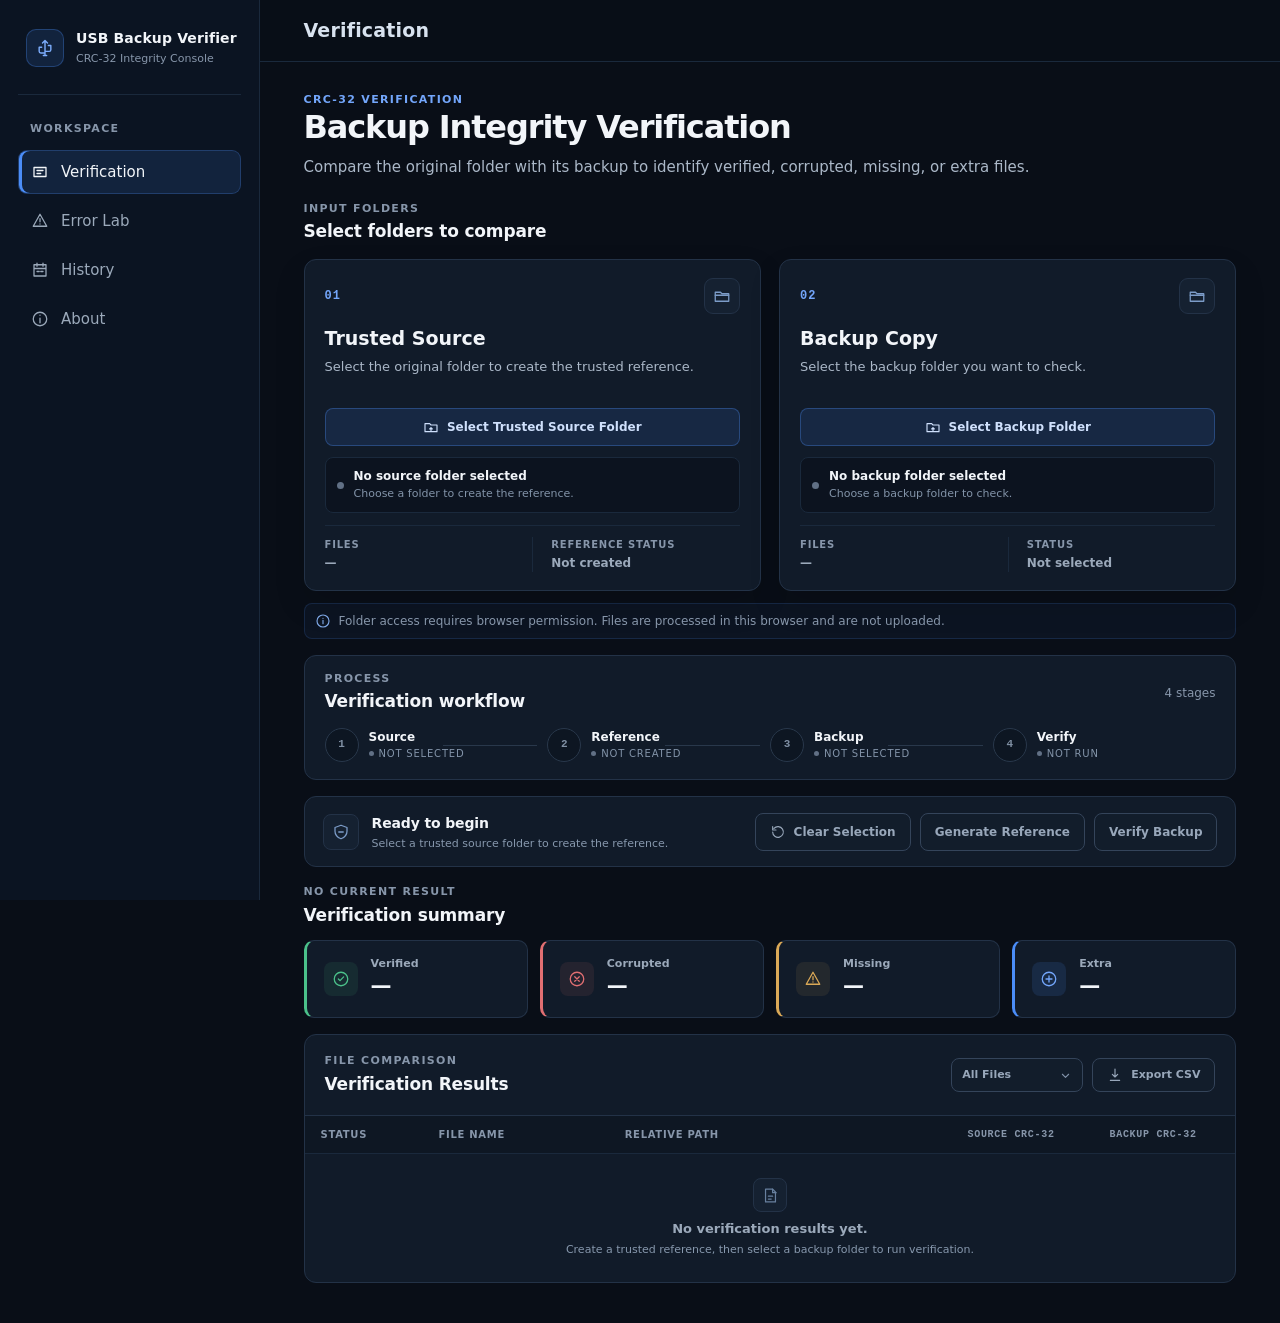
<file: CN/static_demo/index.html>
<!doctype html>
<html lang="en">
<head>
    <meta charset="utf-8">
    <meta name="viewport" content="width=device-width, initial-scale=1">
    <meta name="description" content="Browser-based CRC-32 USB backup integrity verification with local folder processing.">
    <title>USB Backup Verifier</title>
    <link rel="icon" href="data:image/svg+xml,%3Csvg xmlns='http://www.w3.org/2000/svg' viewBox='0 0 64 64'%3E%3Crect width='64' height='64' rx='14' fill='%23111b29'/%3E%3Cpath d='M32 14v31m0-31 8 8m-8-8-8 8M22 31h-8v12a6 6 0 0 0 6 6h12m10-22h8v12a6 6 0 0 1-6 6H32' fill='none' stroke='%236da0f5' stroke-width='5' stroke-linecap='round' stroke-linejoin='round'/%3E%3C/svg%3E">
    <link rel="stylesheet" href="css/styles.css">
    <script src="js/crc32.js" defer></script>
    <script src="js/folder-selection.js" defer></script>
    <script src="js/verification.js" defer></script>
    <script src="js/simulation.js" defer></script>
    <script src="js/error-lab.js" defer></script>
    <script src="js/history.js" defer></script>
    <script src="js/history-store.js" defer></script>
    <script src="js/target-picker.js" defer></script>
    <script src="js/select-picker.js" defer></script>
    <script src="js/verification-results.js" defer></script>
    <script src="js/app.js" defer></script>
</head>
<body data-app-mode="browser">
    <div class="app-shell">
        <aside class="sidebar" aria-label="Application sidebar">
            <div class="brand-block">
                <div class="brand-mark" aria-hidden="true">
                    <svg viewBox="0 0 24 24"><path d="M12 3v12m0-12 3 3m-3-3L9 6M8 11H5v5a2 2 0 0 0 2 2h5m4-9h3v5a2 2 0 0 1-2 2h-5m0-1v6m-2 0h4"/></svg>
                </div>
                <div class="brand-copy">
                    <p class="brand-name">USB Backup Verifier</p>
                    <p class="brand-subtitle">CRC-32 Integrity Console</p>
                </div>
            </div>
            <nav class="primary-nav" aria-label="Primary navigation">
                <p class="nav-label">Workspace</p>
                <a class="nav-item active" href="#verification" data-view-link="verification" aria-label="Verification" aria-current="page">
                    <svg viewBox="0 0 24 24" aria-hidden="true"><path d="M4 6h16v12H4zM8 10h8m-8 4h5"/></svg>
                    <span>Verification</span>
                </a>
                <a class="nav-item" href="#error-lab" data-view-link="error-lab" aria-label="Error Lab">
                    <svg viewBox="0 0 24 24" aria-hidden="true"><path d="m12 3 9 16H3L12 3Zm0 6v4m0 3v.01"/></svg>
                    <span>Error Lab</span>
                </a>
                <a class="nav-item" href="#history" data-view-link="history" aria-label="History">
                    <svg viewBox="0 0 24 24" aria-hidden="true"><path d="M4 5h16v15H4zM8 3v4m8-4v4M4 10h16m-12 4h3m2 0h3"/></svg>
                    <span>History</span>
                </a>
                <a class="nav-item" href="#about" data-view-link="about" aria-label="About">
                    <svg viewBox="0 0 24 24" aria-hidden="true"><circle cx="12" cy="12" r="9"/><path d="M12 11v6m0-10v.01"/></svg>
                    <span>About</span>
                </a>
            </nav>
        </aside>

        <main class="main-area">
            <header class="topbar">
                <div class="topbar-context"><h1 id="topbar-page-title">Verification</h1></div>
            </header>

            <section class="content" id="verification-view" data-view="verification" aria-labelledby="page-title">
                <div class="page-header">
                    <div class="page-heading">
                        <p class="section-kicker">CRC-32 Verification</p>
                        <h2 id="page-title">Backup Integrity Verification</h2>
                        <p>Compare the original folder with its backup to identify verified, corrupted, missing, or extra files.</p>
                    </div>
                </div>

                <section class="workspace-section" aria-labelledby="folder-selection-title">
                    <div class="section-heading">
                        <div><p class="section-label">Input folders</p><h3 id="folder-selection-title">Select folders to compare</h3></div>
                    </div>
                    <div class="folder-grid">
                        <article class="folder-card" id="source-card">
                            <div class="folder-card-header">
                                <span class="card-number">01</span>
                                <div class="folder-card-status" aria-hidden="true">
                                    <span class="folder-ready-badge"><svg viewBox="0 0 24 24"><path d="m7 12 3 3 7-7"/></svg>Selected</span>
                                    <div class="folder-icon"><svg viewBox="0 0 24 24"><path d="M3 7h7l2 2h9v10H3V7Z"/><path d="M3 11h18"/></svg></div>
                                </div>
                            </div>
                            <h4>Trusted Source</h4>
                            <p class="folder-description">Select the original folder to create the trusted reference.</p>
                            <button class="button button-folder" id="select-source-button" type="button">
                                <svg viewBox="0 0 24 24" aria-hidden="true"><path d="M3 7h7l2 2h9v10H3V7Z"/><path d="M12 13v5m-2-3 2-2 2 2"/></svg>
                                <span id="select-source-label">Select Trusted Source Folder</span>
                            </button>
                            <input id="source-folder-input" type="file" webkitdirectory multiple hidden aria-hidden="true" tabindex="-1">
                            <div class="selection-state" role="status" aria-live="polite">
                                <span class="selection-indicator" aria-hidden="true"></span>
                                <div><strong id="source-folder-name">No source folder selected</strong><span id="source-selection-detail">Choose a folder to create the reference.</span></div>
                            </div>
                            <dl class="folder-metadata">
                                <div><dt>Files</dt><dd id="source-file-count">—</dd></div>
                                <div><dt>Reference status</dt><dd id="source-reference-status">Not created</dd></div>
                            </dl>
                            <div class="saved-reference-note" id="saved-reference-note" hidden>
                                <span>Saved reference</span>
                                <strong id="saved-reference-summary"></strong>
                            </div>
                        </article>

                        <article class="folder-card" id="backup-card">
                            <div class="folder-card-header">
                                <span class="card-number">02</span>
                                <div class="folder-card-status" aria-hidden="true">
                                    <span class="folder-ready-badge"><svg viewBox="0 0 24 24"><path d="m7 12 3 3 7-7"/></svg>Selected</span>
                                    <div class="folder-icon"><svg viewBox="0 0 24 24"><path d="M3 7h7l2 2h9v10H3V7Z"/><path d="M3 11h18"/></svg></div>
                                </div>
                            </div>
                            <h4>Backup Copy</h4>
                            <p class="folder-description">Select the backup folder you want to check.</p>
                            <button class="button button-folder" id="select-backup-button" type="button">
                                <svg viewBox="0 0 24 24" aria-hidden="true"><path d="M3 7h7l2 2h9v10H3V7Z"/><path d="M12 13v5m-2-3 2-2 2 2"/></svg>
                                <span id="select-backup-label">Select Backup Folder</span>
                            </button>
                            <input id="backup-folder-input" type="file" webkitdirectory multiple hidden aria-hidden="true" tabindex="-1">
                            <div class="selection-state" role="status" aria-live="polite">
                                <span class="selection-indicator" aria-hidden="true"></span>
                                <div><strong id="backup-folder-name">No backup folder selected</strong><span id="backup-selection-detail">Choose a backup folder to check.</span></div>
                            </div>
                            <dl class="folder-metadata">
                                <div><dt>Files</dt><dd id="backup-file-count">—</dd></div>
                                <div><dt>Status</dt><dd id="backup-status">Not selected</dd></div>
                            </dl>
                        </article>
                    </div>
                    <div class="folder-permission-note" role="note">
                        <svg viewBox="0 0 24 24" aria-hidden="true"><circle cx="12" cy="12" r="9"/><path d="M12 11v5m0-8v.01"/></svg>
                        <p>Folder access requires browser permission. Files are processed in this browser and are not uploaded.</p>
                    </div>
                </section>

                <section class="workflow-panel" aria-labelledby="workflow-title">
                    <div class="panel-heading-inline">
                        <div><p class="section-label">Process</p><h3 id="workflow-title">Verification workflow</h3></div>
                        <span>4 stages</span>
                    </div>
                    <ol class="workflow-steps">
                        <li class="workflow-step" id="workflow-source" data-state="waiting">
                            <span class="workflow-index">1</span><div><strong>Source</strong><span class="workflow-state">Not selected</span></div>
                        </li>
                        <li class="workflow-step" id="workflow-reference" data-state="not-created">
                            <span class="workflow-index">2</span><div><strong>Reference</strong><span class="workflow-state">Not created</span></div>
                        </li>
                        <li class="workflow-step" id="workflow-backup" data-state="waiting">
                            <span class="workflow-index">3</span><div><strong>Backup</strong><span class="workflow-state">Not selected</span></div>
                        </li>
                        <li class="workflow-step" id="workflow-verify" data-state="not-run">
                            <span class="workflow-index">4</span><div><strong>Verify</strong><span class="workflow-state">Not run</span></div>
                        </li>
                    </ol>
                </section>

                <section class="action-panel" aria-labelledby="actions-title">
                    <div class="action-copy">
                        <div class="action-icon" aria-hidden="true"><svg viewBox="0 0 24 24"><path d="M12 3 20 6v5c0 5-3.4 8.2-8 10-4.6-1.8-8-5-8-10V6l8-3Z"/><path d="M9 12h6"/></svg></div>
                        <div>
                            <h3 id="actions-title">Ready to begin</h3>
                            <p id="actions-helper">Select a trusted source folder to create the reference.</p>
                            <p class="reference-feedback" id="reference-feedback" role="status" aria-live="polite" hidden></p>
                        </div>
                    </div>
                    <div class="action-buttons">
                        <button class="button button-ghost" id="clear-selection-button" type="button" disabled>
                            <svg viewBox="0 0 24 24" aria-hidden="true"><path d="M4 12a8 8 0 1 0 2-5.3M4 4v5h5"/></svg>
                            Clear Selection
                        </button>
                        <button class="button button-secondary" id="generate-reference-button" type="button" disabled>
                            <span class="button-spinner" id="generate-reference-spinner" aria-hidden="true" hidden></span>
                            <span id="generate-reference-label">Generate Reference</span>
                        </button>
                        <button class="button button-primary" id="verify-backup-button" type="button" disabled>
                            <span class="button-spinner" id="verify-backup-spinner" aria-hidden="true" hidden></span>
                            <span id="verify-backup-label">Verify Backup</span>
                        </button>
                    </div>
                </section>

                <section class="summary-section" aria-labelledby="summary-title">
                    <div class="section-heading compact-heading">
                        <div><p class="section-label" id="summary-state-label">No current result</p><h3 id="summary-title">Verification summary</h3></div>
                    </div>
                    <div class="summary-grid">
                        <article class="summary-card summary-verified">
                            <div class="summary-icon" aria-hidden="true"><svg viewBox="0 0 24 24"><circle cx="12" cy="12" r="9"/><path d="m8.5 12 2.2 2.2 4.8-5"/></svg></div>
                            <div><span>Verified</span><strong id="summary-verified-count">—</strong></div>
                        </article>
                        <article class="summary-card summary-corrupted">
                            <div class="summary-icon" aria-hidden="true"><svg viewBox="0 0 24 24"><circle cx="12" cy="12" r="9"/><path d="m9 9 6 6m0-6-6 6"/></svg></div>
                            <div><span>Corrupted</span><strong id="summary-corrupted-count">—</strong></div>
                        </article>
                        <article class="summary-card summary-missing">
                            <div class="summary-icon" aria-hidden="true"><svg viewBox="0 0 24 24"><path d="m12 3 9 16H3L12 3Z"/><path d="M12 9v4m0 3v.01"/></svg></div>
                            <div><span>Missing</span><strong id="summary-missing-count">—</strong></div>
                        </article>
                        <article class="summary-card summary-extra">
                            <div class="summary-icon" aria-hidden="true"><svg viewBox="0 0 24 24"><circle cx="12" cy="12" r="9"/><path d="M12 8v8m-4-4h8"/></svg></div>
                            <div><span>Extra</span><strong id="summary-extra-count">—</strong></div>
                        </article>
                    </div>
                </section>

                <section class="results-panel" aria-labelledby="results-title">
                    <div class="results-header">
                        <div><p class="section-label">File comparison</p><h3 id="results-title">Verification Results</h3></div>
                        <div class="results-controls">
                            <label class="visually-hidden" id="results-filter-label" for="results-filter">Filter verification results</label>
                            <select id="results-filter" hidden aria-hidden="true" tabindex="-1" disabled>
                                <option value="all">All Files</option>
                                <option value="verified">Verified</option>
                                <option value="corrupted">Corrupted</option>
                                <option value="missing">Missing</option>
                                <option value="extra">Extra</option>
                            </select>
                            <div class="history-select-picker verification-results-picker" id="results-filter-picker">
                                <button class="history-picker-trigger" id="results-filter-trigger" type="button" role="combobox" aria-labelledby="results-filter-label results-filter-value" aria-haspopup="listbox" aria-expanded="false" aria-controls="results-filter-listbox">
                                    <span data-picker-value id="results-filter-value">All Files</span>
                                    <svg viewBox="0 0 24 24" aria-hidden="true"><path d="m7 10 5 5 5-5"/></svg>
                                </button>
                                <div class="history-picker-listbox" id="results-filter-listbox" role="listbox" aria-labelledby="results-filter-label" hidden></div>
                            </div>
                            <button class="button button-ghost button-small" id="export-csv-button" type="button" disabled>
                                <span class="button-spinner" id="export-csv-spinner" aria-hidden="true" hidden></span>
                                <svg viewBox="0 0 24 24" aria-hidden="true"><path d="M12 3v12m0 0 4-4m-4 4-4-4M5 20h14"/></svg>
                                <span id="export-csv-label">Export CSV</span>
                            </button>
                        </div>
                    </div>
                    <div class="table-wrap">
                        <table>
                            <colgroup>
                                <col class="result-status-column">
                                <col class="result-file-column">
                                <col class="result-path-column">
                                <col class="result-crc-column">
                                <col class="result-crc-column">
                            </colgroup>
                            <thead><tr><th scope="col">Status</th><th scope="col">File Name</th><th scope="col">Relative Path</th><th scope="col">Source CRC-32</th><th scope="col">Backup CRC-32</th></tr></thead>
                            <tbody id="verification-results-body">
                                <tr>
                                    <td class="empty-results" colspan="5">
                                        <div class="empty-results-icon" aria-hidden="true"><svg viewBox="0 0 24 24"><path d="M5 3h10l4 4v14H5V3Z"/><path d="M15 3v5h5M9 13h6m-6 4h4"/></svg></div>
                                        <strong>No verification results yet.</strong>
                                        <span>Create a trusted reference, then select a backup folder to run verification.</span>
                                    </td>
                                </tr>
                            </tbody>
                        </table>
                    </div>
                </section>
            </section>

            <section class="content lab-content" id="error-lab-view" data-view="error-lab" aria-labelledby="lab-page-title" hidden>
                <div class="page-header">
                    <div class="page-heading">
                        <p class="section-kicker">CRC-32 Test Environment</p>
                        <h2 id="lab-page-title">Error Simulation Lab</h2>
                        <p>Create controlled backup errors and observe how CRC-32 integrity verification responds.</p>
                    </div>
                    <div class="local-processing lab-safety-heading" aria-label="Non-destructive testing information">
                        <div class="local-processing-icon" aria-hidden="true">
                            <svg viewBox="0 0 24 24"><path d="M12 3 20 6v5c0 5-3.4 8.2-8 10-4.6-1.8-8-5-8-10V6l8-3Z"/><path d="m9 12 2 2 4-4"/></svg>
                        </div>
                        <div><strong>Non-destructive testing</strong><span>Source and backup files stay unchanged</span></div>
                    </div>
                </div>

                <section class="lab-reference-panel" aria-labelledby="lab-reference-title">
                    <div class="lab-reference-copy">
                        <div class="lab-reference-icon" aria-hidden="true">
                            <svg viewBox="0 0 24 24"><path d="M5 3h10l4 4v14H5V3Z"/><path d="M15 3v5h5M9 13h6m-6 4h4"/></svg>
                        </div>
                        <div>
                            <p class="section-label">Trusted baseline</p>
                            <h3 id="lab-reference-title">Reference status</h3>
                            <p id="lab-reference-detail">Checking saved reference…</p>
                        </div>
                    </div>
                    <span class="reference-status-badge" id="lab-reference-badge">Checking</span>
                    <button class="button button-secondary" id="lab-go-verification-button" type="button" data-go-view="verification" hidden>Go to Verification</button>
                </section>

                <section class="lab-setup-grid" aria-label="Step 01 — Backup input">
                    <article class="lab-panel" id="lab-backup-card">
                        <div class="lab-panel-heading">
                            <div><p class="section-label">Step 01</p><h3>Select backup folder</h3></div>
                            <span class="lab-step-status" id="lab-backup-status">Not selected</span>
                        </div>
                        <p class="lab-panel-description">Choose a clean backup copy to use as the in-memory simulation baseline.</p>
                        <button class="button button-folder" id="lab-select-backup-button" type="button">
                            <svg viewBox="0 0 24 24" aria-hidden="true"><path d="M3 7h7l2 2h9v10H3V7Z"/><path d="M12 13v5m-2-3 2-2 2 2"/></svg>
                            <span id="lab-select-backup-label">Select Backup Folder</span>
                        </button>
                        <input id="lab-folder-input" type="file" webkitdirectory multiple hidden aria-hidden="true" tabindex="-1">
                        <div class="selection-state" id="lab-backup-selection" role="status" aria-live="polite">
                            <span class="selection-indicator" aria-hidden="true"></span>
                            <div><strong id="lab-backup-name">No backup folder selected</strong><span id="lab-backup-detail">Choose a backup folder to begin.</span></div>
                        </div>
                        <div class="folder-permission-note" role="note">
                            <svg viewBox="0 0 24 24" aria-hidden="true"><circle cx="12" cy="12" r="9"/><path d="M12 11v5m0-8v.01"/></svg>
                            <p>Folder access requires browser permission. Files are processed in this browser and are not uploaded.</p>
                        </div>
                    </article>
                </section>

                <fieldset class="simulation-methods">
                    <legend class="visually-hidden">Choose simulation method</legend>
                    <div class="simulation-methods-header">
                        <p class="section-label">Step 02</p>
                        <h3>Choose simulation method</h3>
                    </div>
                    <div class="simulation-grid">
                        <label class="simulation-option">
                            <input type="radio" name="lab-simulation" value="modify-byte" disabled>
                            <span class="simulation-option-header"><span class="simulation-option-code">M1</span><span class="simulation-option-marker" aria-hidden="true"></span></span>
                            <strong>Modify Byte</strong>
                            <span class="simulation-option-description">Changes one byte while keeping the file size unchanged.</span>
                            <em class="result-badge result-corrupted">Corrupted</em>
                        </label>
                        <label class="simulation-option">
                            <input type="radio" name="lab-simulation" value="append-data" disabled>
                            <span class="simulation-option-header"><span class="simulation-option-code">M2</span><span class="simulation-option-marker" aria-hidden="true"></span></span>
                            <strong>Append Data</strong>
                            <span class="simulation-option-description">Adds a small controlled byte sequence to the selected file.</span>
                            <em class="result-badge result-corrupted">Corrupted</em>
                        </label>
                        <label class="simulation-option">
                            <input type="radio" name="lab-simulation" value="truncate-file" disabled>
                            <span class="simulation-option-header"><span class="simulation-option-code">M3</span><span class="simulation-option-marker" aria-hidden="true"></span></span>
                            <strong>Truncate File</strong>
                            <span class="simulation-option-description">Removes a controlled number of bytes from the end of the file.</span>
                            <em class="result-badge result-corrupted">Corrupted</em>
                        </label>
                        <label class="simulation-option">
                            <input type="radio" name="lab-simulation" value="remove-file" disabled>
                            <span class="simulation-option-header"><span class="simulation-option-code">M4</span><span class="simulation-option-marker" aria-hidden="true"></span></span>
                            <strong>Remove File</strong>
                            <span class="simulation-option-description">Simulates the selected backup file as missing without deleting it from disk.</span>
                            <em class="result-badge result-missing">Missing</em>
                        </label>
                        <label class="simulation-option">
                            <input type="radio" name="lab-simulation" value="add-extra" disabled>
                            <span class="simulation-option-header"><span class="simulation-option-code">M5</span><span class="simulation-option-marker" aria-hidden="true"></span></span>
                            <strong>Add Extra File</strong>
                            <span class="simulation-option-description">Creates a temporary file that does not exist in the trusted reference.</span>
                            <em class="result-badge result-extra">Extra</em>
                        </label>
                    </div>
                </fieldset>

                <article class="lab-panel target-panel" aria-labelledby="lab-target-title">
                    <div class="lab-panel-heading">
                        <div><p class="section-label">Step 03</p><h3 id="lab-target-title">Choose target file</h3></div>
                        <span class="lab-step-status" id="lab-target-status">Not ready</span>
                    </div>
                    <p class="lab-panel-description" id="lab-target-help">Complete the reference setup, Step 01, and Step 02 first.</p>
                    <div id="lab-target-control">
                        <label class="select-label" id="lab-target-label" for="lab-target-trigger">Relative file path</label>
                        <select class="lab-select" id="lab-target-select" disabled hidden>
                            <option value="">Select a target file</option>
                        </select>
                        <div class="lab-target-picker" id="lab-target-picker">
                            <button class="lab-select lab-target-trigger" id="lab-target-trigger" type="button" role="combobox" aria-labelledby="lab-target-label" aria-describedby="lab-target-help lab-target-note" aria-haspopup="listbox" aria-expanded="false" aria-controls="lab-target-listbox" disabled>
                                <span id="lab-target-value">Select a target file</span>
                                <svg viewBox="0 0 24 24" aria-hidden="true"><path d="m7 10 5 5 5-5"/></svg>
                            </button>
                            <div class="lab-target-listbox" id="lab-target-listbox" role="listbox" aria-labelledby="lab-target-label" hidden></div>
                        </div>
                    </div>
                    <div class="lab-target-info" id="lab-target-info" role="note" aria-describedby="lab-target-note" hidden>
                        <svg viewBox="0 0 24 24" aria-hidden="true"><path d="M14 3H6a2 2 0 0 0-2 2v14a2 2 0 0 0 2 2h12a2 2 0 0 0 2-2V9Z"/><path d="M14 3v6h6M12 12v6m-3-3h6"/></svg>
                        <span>Automatically generated during simulation</span>
                    </div>
                    <p class="field-note" id="lab-target-note">Full relative paths keep duplicate filenames distinct.</p>
                </article>

                <section class="lab-action-panel" aria-labelledby="lab-action-title">
                    <div class="lab-action-notice">
                        <div class="action-icon" aria-hidden="true"><svg viewBox="0 0 24 24"><path d="M12 3 20 6v5c0 5-3.4 8.2-8 10-4.6-1.8-8-5-8-10V6l8-3Z"/><path d="m9 12 2 2 4-4"/></svg></div>
                        <div>
                            <p class="section-label">Step 04</p>
                            <h3 id="lab-action-title">Run controlled simulation</h3>
                            <p>Mutations are applied only to temporary in-memory data.</p>
                            <p class="reference-feedback" id="lab-feedback" role="status" aria-live="polite" hidden></p>
                        </div>
                    </div>
                    <div class="action-buttons">
                        <span class="lab-step-status" id="lab-action-status">Not run</span>
                        <button class="button button-ghost" id="lab-reset-button" type="button" disabled>Reset Lab</button>
                        <button class="button button-primary" id="lab-run-button" type="button" disabled>
                            <span class="button-spinner" id="lab-run-spinner" aria-hidden="true" hidden></span>
                            <span id="lab-run-label">Run Simulation</span>
                        </button>
                    </div>
                </section>

                <section class="lab-result-panel" id="lab-result-panel" aria-labelledby="lab-result-title" aria-live="polite" hidden>
                    <div class="lab-result-header">
                        <div><p class="section-label">Simulation complete</p><h3 id="lab-result-title">Simulation Result</h3></div>
                        <span class="simulation-pass-badge" id="lab-result-badge">Expected result detected</span>
                    </div>
                    <dl class="lab-result-grid">
                        <div><dt>Method</dt><dd id="lab-result-simulation">—</dd></div>
                        <div><dt id="lab-result-target-label">Target</dt><dd id="lab-result-target">—</dd></div>
                        <div><dt>Expected Detection</dt><dd id="lab-result-expected">—</dd></div>
                        <div><dt>Detected Result</dt><dd id="lab-result-actual">—</dd></div>
                        <div><dt>Outcome</dt><dd id="lab-result-outcome">—</dd></div>
                    </dl>
                    <div class="lab-detail-grid">
                        <div class="lab-crc-card"><span>Reference CRC-32</span><strong id="lab-source-crc">—</strong></div>
                        <div class="lab-crc-card"><span>Simulated Backup CRC-32</span><strong id="lab-backup-crc">—</strong></div>
                        <div class="lab-size-card" id="lab-size-card" hidden>
                            <span>Original size</span><strong id="lab-original-size">—</strong>
                            <span>Simulated size</span><strong id="lab-simulated-size">—</strong>
                        </div>
                    </div>
                    <div class="lab-summary" aria-label="Simulation verification totals">
                        <div><span>Verified</span><strong id="lab-summary-verified">0</strong></div>
                        <div><span>Corrupted</span><strong id="lab-summary-corrupted">0</strong></div>
                        <div><span>Missing</span><strong id="lab-summary-missing">0</strong></div>
                        <div><span>Extra</span><strong id="lab-summary-extra">0</strong></div>
                    </div>
                </section>
            </section>

            <section class="content history-content" id="history-view" data-view="history" aria-labelledby="history-page-title" hidden>
                <div class="page-header history-page-header">
                    <div class="page-heading">
                        <p class="section-kicker">Verification Records</p>
                        <h2 id="history-page-title">Verification History</h2>
                        <p>Review previous backup integrity checks and inspect detected differences.</p>
                    </div>
                </div>

                <div class="history-metrics" aria-label="History totals">
                    <article class="history-metric"><span>Total checks</span><strong id="history-total-count">0</strong></article>
                    <article class="history-metric history-metric-clean"><span>Clean checks</span><strong id="history-clean-count">0</strong></article>
                    <article class="history-metric history-metric-issues"><span>Checks with issues</span><strong id="history-issues-count">0</strong></article>
                </div>

                <section class="history-list-panel" aria-labelledby="history-list-title">
                    <div class="history-panel-header">
                        <div><p class="section-label">Verification history</p><h3 id="history-list-title">Completed checks</h3></div>
                        <button class="button button-ghost button-small history-clear-button" id="history-clear-button" type="button" disabled>
                            <svg viewBox="0 0 24 24" aria-hidden="true"><path d="M4 7h16M9 7V4h6v3m-8 0 1 13h8l1-13M10 11v5m4-5v5"/></svg>
                            Clear History
                        </button>
                    </div>
                    <div class="history-toolbar" id="history-toolbar" hidden>
                        <label class="history-search" for="history-search-input">
                            <span class="visually-hidden">Search history</span>
                            <svg viewBox="0 0 24 24" aria-hidden="true"><circle cx="11" cy="11" r="7"/><path d="m16 16 4 4"/></svg>
                            <input id="history-search-input" type="search" placeholder="Search history" autocomplete="off">
                        </label>
                        <div class="history-toolbar-field">
                            <span id="history-status-label">Status</span>
                            <select id="history-status-filter" hidden aria-hidden="true" tabindex="-1">
                                <option value="all">All</option>
                                <option value="clean">Clean</option>
                                <option value="issues">Issues</option>
                            </select>
                            <div class="history-select-picker" id="history-status-picker">
                                <button class="history-picker-trigger" id="history-status-trigger" type="button" role="combobox" aria-labelledby="history-status-label history-status-value" aria-haspopup="listbox" aria-expanded="false" aria-controls="history-status-listbox">
                                    <span data-picker-value id="history-status-value">All</span>
                                    <svg viewBox="0 0 24 24" aria-hidden="true"><path d="m7 10 5 5 5-5"/></svg>
                                </button>
                                <div class="history-picker-listbox" id="history-status-listbox" role="listbox" aria-labelledby="history-status-label" hidden></div>
                            </div>
                        </div>
                        <div class="history-toolbar-field">
                            <span id="history-sort-label">Sort</span>
                            <select id="history-sort-order" hidden aria-hidden="true" tabindex="-1">
                                <option value="newest">Newest first</option>
                                <option value="oldest">Oldest first</option>
                            </select>
                            <div class="history-select-picker" id="history-sort-picker">
                                <button class="history-picker-trigger" id="history-sort-trigger" type="button" role="combobox" aria-labelledby="history-sort-label history-sort-value" aria-haspopup="listbox" aria-expanded="false" aria-controls="history-sort-listbox">
                                    <span data-picker-value id="history-sort-value">Newest first</span>
                                    <svg viewBox="0 0 24 24" aria-hidden="true"><path d="m7 10 5 5 5-5"/></svg>
                                </button>
                                <div class="history-picker-listbox" id="history-sort-listbox" role="listbox" aria-labelledby="history-sort-label" hidden></div>
                            </div>
                        </div>
                        <output class="history-result-count" id="history-result-count" aria-live="polite"></output>
                    </div>
                    <p class="history-feedback" id="history-feedback" role="status" aria-live="polite" hidden></p>
                    <div class="history-list" id="history-list"></div>
                    <div class="history-filter-empty" id="history-filter-empty" hidden>
                        <div class="empty-results-icon" aria-hidden="true"><svg viewBox="0 0 24 24"><circle cx="11" cy="11" r="7"/><path d="m16 16 4 4M8 11h6"/></svg></div>
                        <strong>No matching checks</strong>
                        <span>Try changing your search or filters.</span>
                    </div>
                    <div class="history-empty" id="history-empty">
                        <div class="empty-results-icon" aria-hidden="true"><svg viewBox="0 0 24 24"><path d="M4 5h16v15H4zM8 3v4m8-4v4M4 10h16"/><path d="M8 15h8"/></svg></div>
                        <strong>No verification history yet</strong>
                        <span>Completed backup checks will appear here.</span>
                        <button class="button button-primary" type="button" data-go-view="verification">Go to Verification</button>
                    </div>
                </section>

                <section class="history-detail-panel" id="history-detail-panel" aria-labelledby="history-detail-title" hidden>
                    <div class="history-panel-header history-detail-header">
                        <div><p class="section-label">Check details</p><h3 id="history-detail-title">Verification details</h3></div>
                        <div class="history-detail-actions">
                            <button class="button button-secondary button-small" id="history-export-csv-button" type="button" disabled>
                                <span class="button-spinner" id="history-export-csv-spinner" aria-hidden="true" hidden></span>
                                <svg viewBox="0 0 24 24" aria-hidden="true"><path d="M12 3v12m0 0 4-4m-4 4-4-4M5 20h14"/></svg>
                                <span id="history-export-csv-label">Export CSV</span>
                            </button>
                            <button class="button button-ghost button-small" id="history-detail-close" type="button" aria-label="Close verification details">Close</button>
                        </div>
                    </div>
                    <dl class="history-detail-meta">
                        <div><dt>Checked</dt><dd id="history-detail-checked">—</dd></div>
                        <div><dt>Reference</dt><dd id="history-detail-reference">—</dd></div>
                        <div><dt>Backup</dt><dd id="history-detail-backup">—</dd></div>
                        <div><dt>Overall result</dt><dd><span class="history-status" id="history-detail-overall">—</span></dd></div>
                        <div><dt>Reference created</dt><dd id="history-detail-reference-date">—</dd></div>
                    </dl>
                    <div class="history-detail-summary" aria-label="Selected check totals">
                        <div><span>Verified</span><strong id="history-detail-verified">0</strong></div>
                        <div><span>Corrupted</span><strong id="history-detail-corrupted">0</strong></div>
                        <div><span>Missing</span><strong id="history-detail-missing">0</strong></div>
                        <div><span>Extra</span><strong id="history-detail-extra">0</strong></div>
                    </div>
                    <div class="history-detail-results-header">
                        <div class="history-detail-results-title">
                            <h4>File results</h4>
                            <output id="history-results-count" aria-live="polite"></output>
                        </div>
                        <div class="history-detail-filter">
                            <span id="history-results-filter-label">Filter</span>
                            <select id="history-results-filter" hidden aria-hidden="true" tabindex="-1">
                                <option value="all">All Files</option>
                                <option value="verified">Verified</option>
                                <option value="corrupted">Corrupted</option>
                                <option value="missing">Missing</option>
                                <option value="extra">Extra</option>
                            </select>
                            <div class="history-select-picker" id="history-results-picker">
                                <button class="history-picker-trigger" id="history-results-trigger" type="button" role="combobox" aria-labelledby="history-results-filter-label history-results-value" aria-haspopup="listbox" aria-expanded="false" aria-controls="history-results-listbox">
                                    <span data-picker-value id="history-results-value">All Files</span>
                                    <svg viewBox="0 0 24 24" aria-hidden="true"><path d="m7 10 5 5 5-5"/></svg>
                                </button>
                                <div class="history-picker-listbox" id="history-results-listbox" role="listbox" aria-labelledby="history-results-filter-label" hidden></div>
                            </div>
                        </div>
                    </div>
                    <div class="table-wrap">
                        <table>
                            <thead><tr><th scope="col">Status</th><th scope="col">File</th><th scope="col">Relative Path</th><th scope="col">Source CRC-32</th><th scope="col">Backup CRC-32</th></tr></thead>
                            <tbody id="history-results-body"></tbody>
                        </table>
                    </div>
                </section>
            </section>

            <section class="content about-content" id="about-view" data-view="about" aria-labelledby="about-page-title" hidden>
                <div class="page-header about-page-header">
                    <div class="page-heading">
                        <p class="section-kicker">Project Information</p>
                        <h2 id="about-page-title">About USB Backup Verifier</h2>
                        <p>A browser-based CRC-32 verifier that compares folders you select and detects changed, missing, or unexpected files without uploading them.</p>
                    </div>
                </div>

                <div class="about-layout">
                    <section class="about-panel about-overview" aria-labelledby="about-purpose-title">
                        <div>
                            <div class="about-section-heading">
                                <p class="section-label">What this tool does</p>
                                <h3 id="about-purpose-title">Backup integrity verification</h3>
                            </div>
                            <p>Select a trusted source and backup folder manually. After browser permission is granted, CRC-32 is calculated locally and each file is classified as Verified, Corrupted, Missing, or Extra.</p>
                            <p class="about-technical-note">Selected files are processed only in this browser session and are not uploaded to a server.</p>
                        </div>
                        <div class="about-status-strip" aria-label="Verification result categories">
                            <span class="about-status status-verified">Verified</span>
                            <span class="about-status status-corrupted">Corrupted</span>
                            <span class="about-status status-missing">Missing</span>
                            <span class="about-status status-extra">Extra</span>
                        </div>
                    </section>

                    <section class="about-section" aria-labelledby="about-workflow-title">
                        <div class="about-section-heading">
                            <p class="section-label">How it works</p>
                            <h3 id="about-workflow-title">Four-step workflow</h3>
                        </div>
                        <ol class="about-process-list">
                            <li><span>01</span><div><strong>Trusted Source</strong><p>Select the original folder from this device.</p></div></li>
                            <li><span>02</span><div><strong>Generate Reference</strong><p>Create trusted CRC-32 values.</p></div></li>
                            <li><span>03</span><div><strong>Select Backup</strong><p>Select the backup folder from this device.</p></div></li>
                            <li><span>04</span><div><strong>Verify</strong><p>Compare the backup with the reference.</p></div></li>
                        </ol>
                    </section>

                    <section class="about-section" aria-labelledby="about-status-title">
                        <div class="about-section-heading">
                            <p class="section-label">Status meanings</p>
                            <h3 id="about-status-title">Understand each result</h3>
                        </div>
                        <div class="about-definition-grid">
                            <article class="about-definition definition-verified"><span>Verified</span><p>Source and backup match.</p></article>
                            <article class="about-definition definition-corrupted"><span>Corrupted</span><p>The file exists but its CRC-32 differs.</p></article>
                            <article class="about-definition definition-missing"><span>Missing</span><p>The source file is absent from the backup.</p></article>
                            <article class="about-definition definition-extra"><span>Extra</span><p>The backup contains an unexpected file.</p></article>
                        </div>
                    </section>

                    <div class="about-support-grid">
                        <section class="about-panel about-crc-panel" aria-labelledby="about-crc-title">
                            <div class="about-section-heading">
                                <p class="section-label">CRC-32</p>
                                <h3 id="about-crc-title">CRC-32 Integrity Check</h3>
                            </div>
                            <p>CRC-32 creates a checksum from file data. If a file changes, its checksum will normally change, allowing accidental corruption to be detected.</p>
                            <p class="about-technical-note">CRC-32 is designed for error detection, not cryptographic security.</p>
                        </section>

                        <section class="about-panel about-features" aria-labelledby="about-features-title">
                            <div class="about-section-heading">
                                <p class="section-label">Capabilities</p>
                                <h3 id="about-features-title">Key features</h3>
                            </div>
                            <ul class="about-feature-list">
                                <li>Recursive folder verification</li>
                                <li>CRC-32 reference generation</li>
                                <li>Verified / Corrupted / Missing / Extra detection</li>
                                <li>Non-destructive Error Simulation Lab</li>
                                <li>Verification History</li>
                                <li>CSV report export</li>
                                <li>Nested folder support</li>
                                <li>Private browser-side processing</li>
                            </ul>
                        </section>
                    </div>

                    <section class="about-panel about-lab-info" aria-labelledby="about-lab-title">
                        <div>
                            <div class="about-section-heading"><p class="section-label">Controlled demonstration</p><h3 id="about-lab-title">Error Simulation Lab</h3></div>
                            <p>Demonstrates controlled file changes so CRC-32 detection can be tested without modifying the selected source or backup files.</p>
                        </div>
                        <ul class="about-simulation-list" aria-label="Available error simulations">
                            <li>Modify Byte</li><li>Append Data</li><li>Truncate File</li><li>Remove File</li><li>Add Extra File</li>
                        </ul>
                    </section>
                </div>
            </section>

        </main>
    </div>

    <div class="dialog-backdrop" id="reference-replace-dialog" hidden>
        <section class="confirm-dialog" role="dialog" aria-modal="true" aria-labelledby="reference-replace-title" aria-describedby="reference-replace-description">
            <div class="confirm-dialog-icon reference-replace-icon" aria-hidden="true">!</div>
            <p class="section-kicker">Trusted reference</p>
            <h2 id="reference-replace-title">Replace trusted reference?</h2>
            <p id="reference-replace-description">This will replace the saved CRC-32 reference with the currently selected source folder. Future backup checks will use the new reference. Verification History will be preserved.</p>
            <div class="confirm-dialog-actions">
                <button class="button button-ghost" id="reference-replace-cancel" type="button">Cancel</button>
                <button class="button button-primary" id="reference-replace-confirm" type="button">Replace Reference</button>
            </div>
        </section>
    </div>

    <div class="dialog-backdrop" id="history-clear-dialog" hidden>
        <section class="confirm-dialog" role="dialog" aria-modal="true" aria-labelledby="history-clear-title" aria-describedby="history-clear-description">
            <div class="confirm-dialog-icon" aria-hidden="true">!</div>
            <p class="section-kicker">Permanent action</p>
            <h2 id="history-clear-title">Clear verification history?</h2>
            <p id="history-clear-description">This will permanently remove all saved verification records from this device. This action cannot be undone.</p>
            <div class="confirm-dialog-actions">
                <button class="button button-ghost" id="history-clear-cancel" type="button">Cancel</button>
                <button class="button button-danger" id="history-clear-confirm" type="button">Clear History</button>
            </div>
        </section>
    </div>
</body>
</html>
</file>
<file: CN/static_demo/css/styles.css>
:root {
    color-scheme: dark;
    --bg: #090e17;
    --sidebar: #0b1422;
    --surface: #111b29;
    --surface-raised: #152131;
    --surface-hover: #172538;
    --border: #233247;
    --border-soft: #1a293c;
    --accent: #4b8df8;
    --accent-bright: #73a6fb;
    --accent-soft: rgba(75, 141, 248, 0.13);
    --text: #f2f5f9;
    --text-secondary: #9ba9ba;
    --text-muted: #8796aa;
    --success: #4bc18a;
    --danger: #e16f72;
    --warning: #dba957;
    --sidebar-width: 260px;
    font-family: "Segoe UI", Inter, system-ui, -apple-system, BlinkMacSystemFont, sans-serif;
}

* { box-sizing: border-box; }

html,
body {
    min-height: 100%;
    margin: 0;
}

body {
    min-width: 320px;
    overflow-x: hidden;
    background: var(--bg);
    color: var(--text);
    font-size: 15px;
    line-height: 1.5;
}

button,
select { font: inherit; }

svg {
    fill: none;
    stroke: currentColor;
    stroke-width: 1.7;
    stroke-linecap: round;
    stroke-linejoin: round;
}

.visually-hidden {
    position: absolute;
    width: 1px;
    height: 1px;
    padding: 0;
    margin: -1px;
    overflow: hidden;
    clip: rect(0, 0, 0, 0);
    white-space: nowrap;
    border: 0;
}

.app-shell {
    min-height: 100vh;
    display: grid;
    grid-template-columns: var(--sidebar-width) minmax(0, 1fr);
}

.sidebar {
    grid-column: 1;
    width: var(--sidebar-width);
    min-width: var(--sidebar-width);
    max-width: var(--sidebar-width);
    position: sticky;
    top: 0;
    height: 100dvh;
    min-height: 0;
    align-self: start;
    display: flex;
    flex-direction: column;
    overflow-y: auto;
    overscroll-behavior: contain;
    padding: 28px 18px 20px;
    background: var(--sidebar);
    border-right: 1px solid var(--border-soft);
}

.brand-block {
    display: flex;
    align-items: center;
    gap: 12px;
    padding: 0 8px 26px;
    border-bottom: 1px solid var(--border-soft);
}

.brand-mark {
    width: 38px;
    height: 38px;
    flex: 0 0 38px;
    display: grid;
    place-items: center;
    color: #7cacfb;
    background: var(--accent-soft);
    border: 1px solid rgba(75, 141, 248, 0.3);
    border-radius: 10px;
}

.brand-mark svg,
.nav-item svg { width: 20px; height: 20px; }

.brand-copy { min-width: 0; }

.brand-name,
.brand-subtitle,
.nav-label,
.sidebar-meta p,
.eyebrow,
.section-kicker,
.section-label,
.page-heading p,
.folder-description,
.action-copy p { margin: 0; }

.brand-name {
    font-size: 14px;
    font-weight: 650;
    letter-spacing: 0.01em;
    white-space: nowrap;
}

.brand-subtitle {
    margin-top: 2px;
    color: var(--text-muted);
    font-size: 11px;
    white-space: nowrap;
}

.primary-nav {
    display: flex;
    flex-direction: column;
    gap: 5px;
    padding-top: 26px;
}

.nav-label,
.eyebrow,
.section-kicker,
.section-label {
    color: var(--text-muted);
    font-size: 11px;
    font-weight: 700;
    letter-spacing: 0.12em;
    text-transform: uppercase;
}

.nav-label { padding: 0 12px 8px; }

.nav-item {
    min-height: 44px;
    display: flex;
    align-items: center;
    gap: 12px;
    padding: 0 12px;
    color: var(--text-secondary);
    border: 1px solid transparent;
    border-radius: 9px;
    text-decoration: none;
}

.nav-item svg { width: 18px; height: 18px; }

.nav-item.active {
    color: var(--text);
    background: var(--accent-soft);
    border-color: rgba(75, 141, 248, 0.25);
    box-shadow: inset 3px 0 0 var(--accent);
}

.nav-item.muted { color: #647388; cursor: default; }

.sidebar-meta {
    margin-top: auto;
    padding: 18px 10px 2px;
    color: var(--text-muted);
    border-top: 1px solid var(--border-soft);
    font-size: 11px;
}

.meta-row {
    display: flex;
    justify-content: space-between;
    margin-bottom: 5px;
}

.meta-row strong { color: var(--text-secondary); font-weight: 600; }

.main-area {
    grid-column: 2;
    min-width: 0;
    min-height: 100vh;
    display: flex;
    flex-direction: column;
}

.topbar {
    min-height: 62px;
    display: flex;
    align-items: center;
    justify-content: space-between;
    gap: 24px;
    padding: 10px clamp(28px, 3.4vw, 56px);
    background: rgba(9, 14, 23, 0.96);
    border-bottom: 1px solid var(--border-soft);
}

.topbar-context { display: flex; align-items: center; }

.topbar h1 {
    margin: 0;
    color: #d8e2ef;
    font-size: 19px;
    font-weight: 650;
    letter-spacing: 0.01em;
}

.engine-status {
    min-height: 34px;
    display: inline-flex;
    align-items: center;
    gap: 9px;
    padding: 0 12px;
    color: var(--text-secondary);
    background: var(--surface);
    border: 1px solid var(--border);
    border-radius: 8px;
    font-size: 12px;
    font-weight: 600;
    white-space: nowrap;
}

.status-dot {
    width: 7px;
    height: 7px;
    background: #8090a4;
    border-radius: 50%;
}

.engine-status.ready .status-dot {
    background: var(--success);
    box-shadow: 0 0 0 3px rgba(75, 193, 138, 0.12);
}

.engine-status.unavailable .status-dot { background: var(--danger); }

.content {
    width: 100%;
    max-width: 1540px;
    flex: 1;
    padding: 40px clamp(28px, 3.4vw, 56px) 54px;
}

.page-header {
    display: flex;
    align-items: flex-start;
    justify-content: space-between;
    gap: 40px;
    padding-bottom: 30px;
}

.page-heading { max-width: 780px; }

.section-kicker {
    margin-bottom: 9px;
    color: var(--accent-bright);
}

.page-heading h2 {
    margin: 0;
    font-size: clamp(28px, 2.5vw, 38px);
    font-weight: 630;
    letter-spacing: -0.035em;
    line-height: 1.15;
}

.page-heading > p:last-child {
    margin-top: 11px;
    color: var(--text-secondary);
    font-size: 15px;
}

.local-processing {
    min-width: 230px;
    display: flex;
    align-items: center;
    gap: 12px;
    padding: 13px 15px;
    background: rgba(17, 27, 41, 0.68);
    border: 1px solid var(--border);
    border-radius: 10px;
}

.local-processing-icon,
.folder-icon,
.action-icon,
.summary-icon,
.empty-results-icon {
    display: grid;
    place-items: center;
}

.local-processing-icon {
    width: 34px;
    height: 34px;
    flex: 0 0 34px;
    color: var(--success);
    background: rgba(75, 193, 138, 0.09);
    border: 1px solid rgba(75, 193, 138, 0.18);
    border-radius: 8px;
}

.local-processing-icon svg { width: 18px; height: 18px; }
.local-processing strong,
.local-processing span { display: block; }
.local-processing strong { font-size: 12px; font-weight: 650; }
.local-processing span { margin-top: 1px; color: var(--text-muted); font-size: 11px; }

#verification-view {
    padding-top: 30px;
    padding-bottom: 40px;
}

#verification-view .page-header {
    gap: 28px;
    padding-bottom: 22px;
}

#verification-view .local-processing {
    min-width: 0;
    gap: 10px;
    padding: 10px 12px;
}

#verification-view .local-processing-icon {
    width: 30px;
    height: 30px;
    flex-basis: 30px;
}

#verification-view .local-processing-icon svg { width: 16px; height: 16px; }
#verification-view .local-processing span {
    max-width: 220px;
    color: #8798ad;
}

#verification-view .page-heading > p:last-child,
#verification-view .folder-description {
    color: #abb8c8;
}

.section-heading,
.panel-heading-inline,
.results-header {
    display: flex;
    align-items: flex-end;
    justify-content: space-between;
    gap: 24px;
    margin-bottom: 14px;
}

.section-heading h3,
.panel-heading-inline h3,
.results-header h3,
.action-copy h3 {
    margin: 2px 0 0;
    font-size: 17px;
    font-weight: 620;
    letter-spacing: -0.01em;
}

.section-heading > p,
.panel-heading-inline > span {
    margin: 0;
    color: var(--text-muted);
    font-size: 12px;
}

.folder-grid {
    display: grid;
    grid-template-columns: repeat(2, minmax(0, 1fr));
    gap: 18px;
}

.folder-permission-note {
    display: flex;
    align-items: center;
    gap: 8px;
    margin: 12px 0 0;
    padding: 8px 10px;
    background: rgba(75, 141, 248, 0.05);
    border: 1px solid rgba(75, 141, 248, 0.16);
    border-radius: 8px;
    color: var(--text-muted);
    font-size: 12px;
    line-height: 1.5;
}

.folder-permission-note svg {
    width: 16px;
    height: 16px;
    flex: 0 0 16px;
    fill: none;
    stroke: #7fa8e6;
    stroke-width: 1.7;
    stroke-linecap: round;
    stroke-linejoin: round;
}

.folder-permission-note p { margin: 0; }

#lab-backup-card .folder-permission-note {
    margin-top: 12px;
}

.folder-card {
    min-width: 0;
    padding: 22px;
    background: var(--surface);
    border: 1px solid var(--border);
    border-radius: 12px;
    box-shadow: 0 14px 32px rgba(0, 0, 0, 0.12);
    transition: border-color 180ms ease, background-color 180ms ease, transform 180ms ease;
}

#verification-view .folder-card { padding: 18px 20px; }

.folder-card:hover {
    background: #121e2d;
    border-color: #2c405b;
    transform: translateY(-1px);
}

body[data-app-mode="demo"] .folder-card:hover { transform: none; }

.folder-card.selected {
    background: linear-gradient(145deg, rgba(20, 34, 51, 0.98), rgba(17, 29, 44, 0.98));
    border-color: rgba(75, 141, 248, 0.64);
    box-shadow: 0 0 0 1px rgba(75, 141, 248, 0.08), 0 14px 32px rgba(0, 0, 0, 0.14);
}

.folder-card-header {
    display: flex;
    align-items: center;
    justify-content: space-between;
    margin-bottom: 14px;
}

#verification-view .folder-card-header { margin-bottom: 10px; }

.folder-card-status {
    display: flex;
    align-items: center;
    gap: 8px;
}

.folder-ready-badge {
    display: none;
    align-items: center;
    gap: 4px;
    min-height: 24px;
    padding: 0 8px;
    color: #aee8cd;
    background: rgba(75, 193, 138, 0.09);
    border: 1px solid rgba(75, 193, 138, 0.24);
    border-radius: 999px;
    font-size: 9px;
    font-weight: 750;
    letter-spacing: 0.06em;
    text-transform: uppercase;
}

.folder-ready-badge svg { width: 12px; height: 12px; }
.folder-card.selected .folder-ready-badge { display: inline-flex; }
.folder-card.selected .folder-icon { color: #9cc0f5; border-color: rgba(75, 141, 248, 0.42); }

.card-number {
    color: var(--accent-bright);
    font-family: "Cascadia Mono", Consolas, monospace;
    font-size: 12px;
    font-weight: 700;
    letter-spacing: 0.08em;
}

.folder-icon {
    width: 36px;
    height: 36px;
    color: #7c9cc8;
    background: var(--surface-raised);
    border: 1px solid var(--border);
    border-radius: 9px;
}

.folder-icon svg { width: 18px; height: 18px; }

.folder-card h4 {
    margin: 0 0 5px;
    font-size: 19px;
    font-weight: 620;
}

.folder-description {
    min-height: 42px;
    color: var(--text-secondary);
    font-size: 13px;
}

#verification-view .folder-description { min-height: 38px; }

.folder-input { display: none; }

.button {
    min-height: 38px;
    display: inline-flex;
    align-items: center;
    justify-content: center;
    gap: 8px;
    padding: 0 14px;
    color: var(--text);
    background: var(--surface-raised);
    border: 1px solid var(--border);
    border-radius: 8px;
    cursor: pointer;
    font-size: 12px;
    font-weight: 650;
    white-space: nowrap;
    transition: background-color 180ms ease, border-color 180ms ease, color 180ms ease, transform 180ms ease;
}

.button svg { width: 16px; height: 16px; }
.button:hover:not(:disabled) { background: var(--surface-hover); border-color: #38506f; }
.button:active:not(:disabled) { transform: translateY(1px); }
.button:focus-visible,
select:focus-visible,
.nav-item:focus-visible { outline: 2px solid var(--accent-bright); outline-offset: 2px; }

.button:disabled,
select:disabled {
    color: #647388;
    background: #101925;
    border-color: #1d2a3b;
    cursor: not-allowed;
    opacity: 0.75;
}

#verification-view .button:disabled,
#verification-view select:disabled {
    color: #98a7ba;
    background: #121d2b;
    border-color: #34445a;
    opacity: 1;
}

.button-folder {
    width: 100%;
    margin-top: 17px;
    color: #cfe0fc;
    background: rgba(75, 141, 248, 0.12);
    border-color: rgba(75, 141, 248, 0.32);
}

#verification-view .button-folder { margin-top: 13px; }

.button-folder:hover:not(:disabled) {
    background: rgba(75, 141, 248, 0.19);
    border-color: rgba(75, 141, 248, 0.52);
}

.selection-state {
    min-width: 0;
    display: flex;
    align-items: center;
    gap: 10px;
    margin-top: 14px;
    padding: 11px 12px;
    background: rgba(9, 14, 23, 0.54);
    border: 1px solid var(--border-soft);
    border-radius: 8px;
}

#verification-view .selection-state {
    margin-top: 11px;
    padding: 9px 11px;
}

#verification-view .folder-card.selected .selection-state {
    background: rgba(8, 16, 27, 0.7);
    border-color: rgba(75, 141, 248, 0.25);
}

.selection-indicator {
    width: 7px;
    height: 7px;
    flex: 0 0 7px;
    background: #617085;
    border-radius: 50%;
}

.selected .selection-indicator {
    background: var(--success);
    box-shadow: 0 0 0 3px rgba(75, 193, 138, 0.1);
}

.selection-state div { min-width: 0; }
.selection-state strong,
.selection-state span { display: block; overflow: hidden; text-overflow: ellipsis; white-space: nowrap; }
.selection-state strong { font-size: 12px; font-weight: 620; }
.selection-state span { margin-top: 1px; color: var(--text-muted); font-size: 11px; }

#verification-view .selection-state span { color: #8293a8; }

.folder-metadata {
    display: grid;
    grid-template-columns: repeat(2, minmax(0, 1fr));
    gap: 0;
    margin: 16px 0 0;
    padding-top: 14px;
    border-top: 1px solid var(--border-soft);
}

#verification-view .folder-metadata {
    margin-top: 12px;
    padding-top: 11px;
}

.folder-metadata div + div { padding-left: 18px; border-left: 1px solid var(--border-soft); }
.folder-metadata dt { color: var(--text-muted); font-size: 10px; font-weight: 700; letter-spacing: 0.08em; text-transform: uppercase; }
.folder-metadata dd { margin: 2px 0 0; color: var(--text-secondary); font-size: 12px; font-weight: 600; }

.saved-reference-note {
    margin-top: 12px;
    padding: 9px 11px;
    color: var(--success);
    background: rgba(75, 193, 138, 0.07);
    border: 1px solid rgba(75, 193, 138, 0.2);
    border-radius: 8px;
    font-size: 11px;
}

#verification-view .saved-reference-note {
    margin-top: 10px;
    padding: 7px 10px;
}

.saved-reference-note span,
.saved-reference-note strong { display: block; }
.saved-reference-note span { color: #7f9c91; font-size: 9px; font-weight: 700; letter-spacing: 0.08em; text-transform: uppercase; }
.saved-reference-note strong { margin-top: 1px; color: #b9e9d2; font-weight: 620; }

.workflow-panel,
.action-panel,
.results-panel {
    margin-top: 20px;
    background: var(--surface);
    border: 1px solid var(--border);
    border-radius: 12px;
}

.workflow-panel { padding: 19px 22px 21px; }
.panel-heading-inline { align-items: center; margin-bottom: 17px; }

#verification-view .workflow-panel,
#verification-view .action-panel,
#verification-view .results-panel { margin-top: 16px; }

#verification-view .workflow-panel { padding: 15px 20px 17px; }
#verification-view .panel-heading-inline { margin-bottom: 13px; }

.workflow-steps {
    display: grid;
    grid-template-columns: repeat(4, minmax(0, 1fr));
    gap: 0;
    margin: 0;
    padding: 0;
    list-style: none;
}

.workflow-step {
    position: relative;
    min-width: 0;
    display: flex;
    align-items: center;
    gap: 10px;
    padding-right: 24px;
}

.workflow-step:not(:last-child)::after {
    content: "";
    position: absolute;
    top: 17px;
    right: 10px;
    width: calc(100% - 128px);
    height: 1px;
    background: #29384b;
}

.workflow-index {
    width: 34px;
    height: 34px;
    flex: 0 0 34px;
    display: grid;
    place-items: center;
    color: #8090a4;
    background: #0d1622;
    border: 1px solid #29384b;
    border-radius: 50%;
    font-family: "Cascadia Mono", Consolas, monospace;
    font-size: 11px;
    font-weight: 700;
    line-height: 1;
}

.workflow-step strong,
.workflow-state { display: block; }
.workflow-step strong { font-size: 12px; font-weight: 650; }
.workflow-state { color: var(--text-muted); font-size: 10px; text-transform: uppercase; letter-spacing: 0.08em; }
#verification-view .workflow-state { color: #8394a9; }
.workflow-state::before {
    width: 5px;
    height: 5px;
    display: inline-block;
    margin-right: 5px;
    background: #617085;
    border-radius: 50%;
    content: "";
    vertical-align: 1px;
}
.workflow-step[data-state="ready"] .workflow-index { color: #b8f0d6; background: rgba(75, 193, 138, 0.1); border-color: rgba(75, 193, 138, 0.42); }
.workflow-step[data-state="ready"] .workflow-state { color: var(--success); }
.workflow-step[data-state="ready"] .workflow-state::before { background: var(--success); }
.workflow-step[data-state="ready"]:not(:last-child)::after { background: rgba(75, 193, 138, 0.34); }
.workflow-step[data-state="complete"] .workflow-index { color: #e5fff3; background: rgba(75, 193, 138, 0.2); border-color: var(--success); }
.workflow-step[data-state="complete"] .workflow-state { color: #7ed9ac; }
.workflow-step[data-state="complete"] .workflow-state::before { background: #7ed9ac; }
.workflow-step[data-state="complete"]:not(:last-child)::after { background: rgba(75, 193, 138, 0.48); }
.workflow-step[data-state="issues"] .workflow-index { color: #ffe6ba; background: rgba(219, 169, 87, 0.13); border-color: rgba(219, 169, 87, 0.72); }
.workflow-step[data-state="issues"] .workflow-state { color: #f2d09a; white-space: nowrap; }
.workflow-step[data-state="issues"] .workflow-state::before { background: var(--warning); }

.action-panel {
    display: flex;
    align-items: center;
    justify-content: space-between;
    gap: 28px;
    padding: 17px 20px;
}

#verification-view .action-panel { padding: 14px 18px; }

.action-copy { min-width: 0; display: flex; align-items: center; gap: 13px; }
.action-copy h3 { font-size: 14px; }
.action-copy p { margin-top: 2px; color: var(--text-muted); font-size: 11px; }
#verification-view .action-copy p { color: #8798ad; }
.action-copy > div:last-child { min-width: 0; }
.action-icon { width: 36px; height: 36px; flex: 0 0 36px; color: #7c9cc8; background: var(--surface-raised); border: 1px solid var(--border); border-radius: 8px; }
#verification-view .action-panel.issue-state .action-icon { color: #f2d09a; background: rgba(219, 169, 87, 0.09); border-color: rgba(219, 169, 87, 0.28); }
.action-icon svg { width: 18px; height: 18px; }
.action-buttons { display: flex; align-items: center; justify-content: flex-end; gap: 9px; }
.button-primary { color: #eaf2ff; background: #295fae; border-color: #3972c7; }
.button-secondary { color: #c9d8eb; }
.button-ghost { color: var(--text-secondary); background: transparent; }

.reference-feedback {
    width: fit-content;
    max-width: 100%;
    margin-top: 5px !important;
    font-weight: 600;
}

.reference-feedback.success { color: var(--success); }
.reference-feedback.error { color: var(--danger); }

.button-spinner {
    width: 13px;
    height: 13px;
    border: 2px solid rgba(155, 169, 186, 0.35);
    border-top-color: var(--accent-bright);
    border-radius: 50%;
    animation: button-spin 700ms linear infinite;
}

@keyframes button-spin {
    to { transform: rotate(360deg); }
}

[hidden] { display: none !important; }

.summary-section { margin-top: 24px; }
#verification-view .summary-section { margin-top: 17px; }
.compact-heading { margin-bottom: 12px; }

.summary-grid {
    display: grid;
    grid-template-columns: repeat(4, minmax(0, 1fr));
    gap: 12px;
}

.summary-card {
    min-width: 0;
    display: flex;
    align-items: center;
    gap: 13px;
    padding: 15px 17px;
    background: var(--surface);
    border: 1px solid var(--border);
    border-left-width: 3px;
    border-radius: 10px;
}

.summary-icon { width: 34px; height: 34px; flex: 0 0 34px; border-radius: 8px; }
.summary-icon svg { width: 18px; height: 18px; }
.summary-card span,
.summary-card strong { display: block; }
.summary-card span { color: var(--text-secondary); font-size: 11px; font-weight: 600; }
.summary-card strong { margin-top: -2px; color: var(--text); font-size: 21px; font-weight: 650; }
.summary-verified { border-left-color: var(--success); }
.summary-verified .summary-icon { color: var(--success); background: rgba(75, 193, 138, 0.09); }
.summary-corrupted { border-left-color: var(--danger); }
.summary-corrupted .summary-icon { color: var(--danger); background: rgba(225, 111, 114, 0.09); }
.summary-missing { border-left-color: var(--warning); }
.summary-missing .summary-icon { color: var(--warning); background: rgba(219, 169, 87, 0.09); }
.summary-extra { border-left-color: var(--accent); }
.summary-extra .summary-icon { color: var(--accent-bright); background: var(--accent-soft); }

.results-panel { overflow: hidden; }
.results-header { align-items: center; margin: 0; padding: 18px 20px; border-bottom: 1px solid var(--border); }
.results-controls { display: flex; align-items: center; gap: 9px; }
.verification-results-picker,
.verification-results-picker .history-picker-trigger { min-width: 132px; }
.verification-results-picker .history-picker-trigger {
    min-height: 34px;
    color: var(--text-secondary);
    background: transparent;
    border-color: var(--border);
    border-radius: 8px;
    font-size: 11px;
    font-weight: 650;
}
.verification-results-picker .history-picker-trigger:hover:not(:disabled) {
    background: var(--surface-hover);
    border-color: #38506f;
}
.verification-results-picker .history-picker-trigger:disabled {
    color: #98a7ba;
    background: #121d2b;
    border-color: #34445a;
    cursor: not-allowed;
    opacity: 1;
}
.button-small { min-height: 34px; font-size: 11px; }

.table-wrap {
    width: 100%;
    overflow-x: auto;
    scrollbar-color: #32445c #101925;
}

table {
    width: 100%;
    min-width: 830px;
    border-collapse: collapse;
    table-layout: fixed;
}

#verification-view table { min-width: 880px; }

.result-status-column { width: 118px; }
.result-file-column { width: 20%; }
.result-path-column { width: auto; }
.result-crc-column { width: 142px; }

th {
    padding: 11px 16px;
    color: var(--text-muted);
    background: #0e1723;
    border-bottom: 1px solid var(--border-soft);
    font-size: 10px;
    font-weight: 700;
    letter-spacing: 0.07em;
    text-align: left;
    text-transform: uppercase;
}

th:nth-child(4),
th:nth-child(5) { font-family: "Cascadia Mono", Consolas, monospace; }

tbody tr:not(:last-child) { border-bottom: 1px solid var(--border-soft); }
tbody tr:not(:has(.empty-results)):hover { background: rgba(75, 141, 248, 0.035); }

td {
    min-width: 0;
    padding: 13px 16px;
    color: var(--text-secondary);
    font-size: 12px;
    vertical-align: middle;
}

.result-file,
.result-path {
    overflow: hidden;
    text-overflow: ellipsis;
    white-space: nowrap;
}

.result-file { color: #dce5f1; font-weight: 600; }
.result-path { color: #91a2b7; }
#verification-view .result-path {
    overflow-wrap: anywhere;
    overflow: visible;
    text-overflow: clip;
    white-space: normal;
    word-break: break-word;
}
.result-crc {
    color: #b9c8da;
    font-family: "Cascadia Mono", Consolas, monospace;
    font-size: 11px;
    font-variant-numeric: tabular-nums;
    letter-spacing: 0.035em;
    white-space: nowrap;
}

.result-crc-mismatch {
    color: #ff9fa3;
    font-weight: 700;
}

.result-badge {
    display: inline-flex;
    align-items: center;
    min-height: 24px;
    padding: 0 8px;
    border: 1px solid transparent;
    border-radius: 999px;
    font-size: 10px;
    font-weight: 700;
    letter-spacing: 0.035em;
}

.result-verified { color: #aee8cd; background: rgba(75, 193, 138, 0.1); border-color: rgba(75, 193, 138, 0.24); }
.result-corrupted { color: #ffc0c2; background: rgba(225, 111, 114, 0.1); border-color: rgba(225, 111, 114, 0.25); }
.result-missing { color: #f2d09a; background: rgba(219, 169, 87, 0.1); border-color: rgba(219, 169, 87, 0.25); }
.result-extra { color: #b9d3ff; background: var(--accent-soft); border-color: rgba(75, 141, 248, 0.26); }

.lab-content { max-width: 1540px; }
.lab-safety-heading { min-width: 280px; }

.lab-reference-panel,
.lab-panel,
.simulation-methods,
.lab-action-panel,
.lab-result-panel {
    background: var(--surface);
    border: 1px solid var(--border);
    border-radius: 12px;
}

.lab-reference-panel {
    min-height: 78px;
    display: flex;
    align-items: center;
    gap: 18px;
    padding: 15px 18px;
}

.lab-reference-copy {
    min-width: 0;
    flex: 1;
    display: flex;
    align-items: center;
    gap: 13px;
}

.lab-reference-icon {
    width: 38px;
    height: 38px;
    flex: 0 0 38px;
    display: grid;
    place-items: center;
    color: var(--accent-bright);
    background: var(--accent-soft);
    border: 1px solid rgba(75, 141, 248, 0.24);
    border-radius: 9px;
}

.lab-reference-icon svg { width: 18px; height: 18px; }
.lab-reference-copy h3 { margin: 2px 0 0; font-size: 14px; font-weight: 650; }
.lab-reference-copy p:last-child { margin: 2px 0 0; color: var(--text-muted); font-size: 11px; }

.reference-status-badge,
.simulation-pass-badge {
    display: inline-flex;
    align-items: center;
    min-height: 27px;
    padding: 0 10px;
    border: 1px solid var(--border);
    border-radius: 999px;
    font-size: 10px;
    font-weight: 750;
    letter-spacing: 0.045em;
    white-space: nowrap;
    text-transform: uppercase;
}

.reference-status-badge.ready,
.simulation-pass-badge.passed { color: #aee8cd; background: rgba(75, 193, 138, 0.09); border-color: rgba(75, 193, 138, 0.28); }
.reference-status-badge.missing,
.simulation-pass-badge.failed { color: #f2d09a; background: rgba(219, 169, 87, 0.08); border-color: rgba(219, 169, 87, 0.25); }

.lab-setup-grid {
    display: grid;
    grid-template-columns: minmax(0, 1fr);
    margin-top: 18px;
}

.lab-panel { min-width: 0; padding: 19px; }
.lab-panel.selected { border-color: rgba(75, 141, 248, 0.58); }
.target-panel { margin-top: 18px; }

.lab-panel-heading {
    display: flex;
    align-items: flex-start;
    justify-content: space-between;
    gap: 18px;
}

.lab-panel-heading h3 { margin: 2px 0 0; font-size: 16px; font-weight: 630; }
.lab-panel-heading .section-label + h3,
.simulation-methods-header .section-label + h3,
.lab-action-notice .section-label + h3 { margin-top: 8px; }
.lab-panel-description { min-height: 39px; margin: 8px 0 0; color: var(--text-secondary); font-size: 12px; }
.target-panel .lab-panel-description { min-height: 0; margin-bottom: 16px; }

.lab-step-status {
    flex: 0 0 auto;
    display: inline-flex;
    align-items: center;
    min-height: 25px;
    padding: 0 9px;
    color: #8fa0b4;
    background: #0d1622;
    border: 1px solid var(--border);
    border-radius: 999px;
    font-size: 9px;
    font-weight: 750;
    letter-spacing: 0.055em;
    text-transform: uppercase;
    white-space: nowrap;
}

.lab-step-status.ready,
.lab-step-status.complete { color: #aee8cd; background: rgba(75, 193, 138, 0.09); border-color: rgba(75, 193, 138, 0.28); }
.lab-step-status.running { color: #b9d3ff; background: var(--accent-soft); border-color: rgba(75, 141, 248, 0.3); }

.select-label {
    display: block;
    margin-bottom: 6px;
    color: var(--text-muted);
    font-size: 10px;
    font-weight: 700;
    letter-spacing: 0.075em;
    text-transform: uppercase;
}

.lab-select {
    width: 100%;
    min-height: 42px;
    padding: 0 36px 0 12px;
    color: var(--text-secondary);
    background: #0d1622;
    border: 1px solid var(--border);
    border-radius: 8px;
    font-size: 12px;
}

.lab-select:disabled { color: #738398; background: #0b131e; cursor: not-allowed; opacity: 0.78; }
.lab-select:focus-visible { outline: 2px solid var(--accent-bright); outline-offset: 2px; }

.lab-target-picker { position: relative; min-width: 0; }
.lab-target-trigger { display: flex; align-items: center; gap: 12px; padding-right: 12px; text-align: left; font-family: inherit; cursor: pointer; }
#lab-target-value { min-width: 0; flex: 1; overflow: hidden; text-overflow: ellipsis; white-space: nowrap; }
.lab-target-trigger svg { flex: 0 0 16px; width: 16px; height: 16px; }
.lab-target-trigger[aria-expanded="true"] { border-color: #558bd2; }
.lab-target-listbox { position: absolute; z-index: 20; top: calc(100% + 6px); left: 0; right: 0; overflow-y: auto; padding: 5px; background: #111e2e; border: 1px solid #344b68; border-radius: 8px; box-shadow: 0 12px 28px rgba(0, 0, 0, 0.4); color-scheme: dark; }
.lab-target-picker.opens-up .lab-target-listbox { top: auto; bottom: calc(100% + 6px); }
.lab-target-option { position: relative; padding: 10px 32px 10px 10px; color: #c7d3e3; font-size: 12px; line-height: 1.45; border-radius: 5px; overflow-wrap: anywhere; cursor: pointer; }
.lab-target-option.active { color: #f0f5ff; background: #203955; outline: 1px solid #456996; outline-offset: -1px; }
.lab-target-option[aria-selected="true"] { color: #c3dcff; background: #1b304a; font-weight: 650; }
.lab-target-option[aria-selected="true"].active { background: #284665; }
.lab-target-option[aria-selected="true"]::after { content: "✓"; position: absolute; right: 11px; top: 10px; color: #91bcff; }
#lab-target-help { overflow-wrap: anywhere; }

.lab-target-info {
    display: flex;
    align-items: center;
    gap: 10px;
    min-height: 42px;
    padding: 0 12px;
    color: #b8c9dc;
    background: #0e1926;
    border: 1px solid #2d435d;
    border-radius: 8px;
    font-size: 12px;
    cursor: default;
    user-select: none;
    caret-color: transparent;
    pointer-events: none;
}
.lab-target-info svg { flex: 0 0 17px; width: 17px; height: 17px; color: #7898bd; }
.lab-target-info[hidden] { display: none; }

.field-note { margin: 8px 0 0; color: var(--text-muted); font-size: 10px; }

.simulation-methods { min-width: 0; margin: 18px 0 0; padding: 19px; }
.simulation-methods-header h3 { margin: 8px 0 0; font-size: 16px; font-weight: 630; }

.simulation-grid {
    display: grid;
    grid-template-columns: repeat(5, minmax(0, 1fr));
    gap: 10px;
    margin-top: 15px;
}

.simulation-option {
    position: relative;
    min-width: 0;
    min-height: 148px;
    display: flex;
    align-items: flex-start;
    flex-direction: column;
    padding: 14px;
    color: var(--text-secondary);
    background: #0d1622;
    border: 1px solid var(--border-soft);
    border-radius: 9px;
    cursor: pointer;
    transition: border-color 160ms ease, background-color 160ms ease, transform 160ms ease;
}

.simulation-option:hover { background: #111d2c; border-color: #30445f; transform: translateY(-1px); }
.simulation-option:has(input:not(:disabled)) {
    color: #b7c4d4;
    background: #101b29;
    border-color: #2a3e58;
}
.simulation-option:has(input:checked:not(:disabled)) { background: rgba(75, 141, 248, 0.11); border-color: rgba(75, 141, 248, 0.78); box-shadow: inset 0 0 0 1px rgba(75, 141, 248, 0.15); }
.simulation-option:has(input:focus-visible) { outline: 2px solid var(--accent-bright); outline-offset: 2px; }
.simulation-option:has(input:disabled) { cursor: not-allowed; opacity: 0.58; transform: none; }
.simulation-option:has(input:disabled):hover { background: #0d1622; border-color: var(--border-soft); }
.simulation-option input { position: absolute; width: 1px; height: 1px; opacity: 0; }
.simulation-option-header { width: 100%; display: flex; align-items: center; justify-content: space-between; gap: 8px; }
.simulation-option-code { color: var(--accent-bright); font-family: "Cascadia Mono", Consolas, monospace; font-size: 10px; font-weight: 700; }
.simulation-option-marker { width: 20px; height: 20px; display: grid; place-items: center; color: #6f8095; background: #101a27; border: 1px solid #344258; border-radius: 50%; font-weight: 800; }
.simulation-option:has(input:not(:disabled)) .simulation-option-code { color: #8db8ff; font-size: 11px; }
.simulation-option:has(input:not(:disabled)) .simulation-option-marker { background: #132235; border-color: #50647f; }
.simulation-option:has(input:checked:not(:disabled)) .simulation-option-marker { color: #e8f2ff; background: #2b67bb; border-color: #67a0f7; }
.simulation-option:has(input:checked:not(:disabled)) .simulation-option-marker::after { content: "✓"; font-size: 11px; line-height: 1; }
.simulation-option strong { margin-top: 7px; color: var(--text); font-size: 13px; font-weight: 650; }
.simulation-option-description { flex: 1; margin-top: 4px; color: var(--text-muted); font-size: 10px; line-height: 1.45; }
.simulation-option:has(input:not(:disabled)) strong { color: #f5f8fc; font-weight: 675; }
.simulation-option:has(input:not(:disabled)) .simulation-option-description { color: #a9b8ca; font-size: 11px; }
.simulation-option em { margin-top: 10px; font-style: normal; }

.lab-action-panel {
    display: flex;
    align-items: center;
    justify-content: space-between;
    gap: 28px;
    margin-top: 18px;
    padding: 16px 18px;
}

.lab-action-notice { min-width: 0; display: flex; align-items: center; gap: 12px; }
.lab-action-notice .section-label { margin: 0 0 2px; }
.lab-action-notice h3 { margin: 0; font-size: 13px; font-weight: 650; }
.lab-action-notice p { margin: 2px 0 0; color: var(--text-muted); font-size: 11px; }
.lab-action-panel #lab-run-button { min-width: 142px; }

.lab-result-panel { margin-top: 18px; overflow: hidden; }
.lab-result-header {
    display: flex;
    align-items: center;
    justify-content: space-between;
    gap: 18px;
    padding: 17px 19px;
    border-bottom: 1px solid var(--border);
}
.lab-result-header h3 { margin: 2px 0 0; font-size: 16px; font-weight: 630; }

.lab-result-grid {
    display: grid;
    grid-template-columns: 1fr 1.6fr 1fr 1fr 1.2fr;
    margin: 0;
    border-bottom: 1px solid var(--border-soft);
}

.lab-result-grid div { min-width: 0; padding: 15px 18px; }
.lab-result-grid div + div { border-left: 1px solid var(--border-soft); }
.lab-result-grid dt,
.lab-detail-grid span,
.lab-summary span { color: var(--text-muted); font-size: 9px; font-weight: 700; letter-spacing: 0.075em; text-transform: uppercase; }
.lab-result-grid dd { margin: 4px 0 0; overflow: hidden; color: #dce5f1; font-size: 12px; font-weight: 630; text-overflow: ellipsis; white-space: nowrap; }
.lab-result-grid #lab-result-outcome { white-space: normal; }
.lab-detection { width: fit-content; padding: 3px 7px; border: 1px solid transparent; border-radius: 999px; }
.lab-detection-corrupted { color: #ffc0c2 !important; background: rgba(225, 111, 114, 0.1); border-color: rgba(225, 111, 114, 0.25); }
.lab-detection-missing { color: #f2d09a !important; background: rgba(219, 169, 87, 0.1); border-color: rgba(219, 169, 87, 0.25); }
.lab-detection-extra { color: #b9d3ff !important; background: var(--accent-soft); border-color: rgba(75, 141, 248, 0.26); }

.lab-detail-grid {
    display: grid;
    grid-template-columns: repeat(3, minmax(0, 1fr));
    gap: 10px;
    padding: 14px 18px;
}

.lab-crc-card,
.lab-size-card { min-width: 0; padding: 12px 13px; background: #0d1622; border: 1px solid var(--border-soft); border-radius: 8px; }
.lab-crc-card span,
.lab-crc-card strong { display: block; }
.lab-crc-card strong { margin-top: 4px; color: #c3d2e4; font-family: "Cascadia Mono", Consolas, monospace; font-size: 12px; letter-spacing: 0.04em; }
.lab-size-card { display: grid; grid-template-columns: 1fr auto; gap: 3px 14px; }
.lab-size-card strong { color: #c3d2e4; font-family: "Cascadia Mono", Consolas, monospace; font-size: 11px; font-weight: 600; text-align: right; }

.lab-summary {
    display: grid;
    grid-template-columns: repeat(4, minmax(0, 1fr));
    background: #0e1723;
    border-top: 1px solid var(--border-soft);
}
.lab-summary div { display: flex; align-items: center; justify-content: space-between; gap: 10px; padding: 11px 18px; }
.lab-summary div + div { border-left: 1px solid var(--border-soft); }
.lab-summary strong { font-size: 16px; font-weight: 680; }

.history-content { max-width: 1540px; }

.history-metrics {
    display: grid;
    grid-template-columns: repeat(3, minmax(0, 1fr));
    gap: 12px;
}

.history-metric {
    min-width: 0;
    padding: 17px 19px;
    background: var(--surface);
    border: 1px solid var(--border);
    border-left: 3px solid var(--accent);
    border-radius: 10px;
}

.history-metric-clean { border-left-color: var(--success); }
.history-metric-issues { border-left-color: var(--danger); }
.history-metric span,
.history-metric strong { display: block; }
.history-metric span { color: var(--text-secondary); font-size: 11px; font-weight: 620; }
.history-metric strong { margin-top: -2px; font-size: 24px; font-weight: 660; }

.history-list-panel,
.history-detail-panel {
    margin-top: 18px;
    background: var(--surface);
    border: 1px solid var(--border);
    border-radius: 12px;
}
.history-list-panel,
.history-detail-panel { overflow: visible; }

.history-panel-header {
    display: flex;
    align-items: center;
    justify-content: space-between;
    gap: 18px;
    padding: 17px 19px;
    border-bottom: 1px solid var(--border);
}

.history-panel-header h3 { margin: 2px 0 0; font-size: 16px; font-weight: 640; }
.history-clear-button { color: #f1b8ba; border-color: rgba(225, 111, 114, 0.28); }
.history-detail-actions { display: flex; align-items: center; justify-content: flex-end; flex-wrap: wrap; gap: 8px; }

.history-toolbar {
    display: grid;
    grid-template-columns: minmax(220px, 1fr) auto auto auto;
    align-items: end;
    gap: 10px;
    padding: 13px 19px;
    background: rgba(10, 18, 28, 0.46);
    border-bottom: 1px solid var(--border-soft);
}
.history-toolbar[hidden] { display: none; }
.history-search { position: relative; min-width: 0; }
.history-search svg { position: absolute; left: 11px; top: 50%; width: 15px; height: 15px; color: var(--text-muted); transform: translateY(-50%); pointer-events: none; }
.history-search input,
.history-picker-trigger {
    width: 100%;
    min-height: 36px;
    color: #d8e2ef;
    background: #101b2a;
    border: 1px solid #2b3c53;
    border-radius: 7px;
    font: inherit;
    font-size: 11px;
}
.history-search input { padding: 0 11px 0 35px; }
.history-search input::placeholder { color: #718198; }
.history-toolbar-field { display: grid; gap: 4px; }
.history-toolbar-field > span { color: var(--text-muted); font-size: 9px; font-weight: 700; letter-spacing: 0.07em; text-transform: uppercase; }
.history-select-picker { position: relative; min-width: 132px; }
.history-picker-trigger {
    display: flex;
    align-items: center;
    gap: 10px;
    min-width: 132px;
    padding: 0 9px 0 10px;
    text-align: left;
    cursor: pointer;
}
.history-picker-trigger [data-picker-value] { min-width: 0; flex: 1; overflow: hidden; text-overflow: ellipsis; white-space: nowrap; }
.history-picker-trigger svg { flex: 0 0 15px; width: 15px; height: 15px; color: #8293aa; transition: transform 140ms ease; }
.history-picker-trigger[aria-expanded="true"] { border-color: #558bd2; }
.history-picker-trigger[aria-expanded="true"] svg { transform: rotate(180deg); }
.history-picker-listbox {
    position: fixed;
    z-index: 80;
    overflow-y: auto;
    padding: 5px;
    color: #c7d3e3;
    background: #111e2e;
    border: 1px solid #344b68;
    border-radius: 8px;
    box-shadow: 0 12px 28px rgba(0, 0, 0, 0.42);
    color-scheme: dark;
}
.history-picker-listbox[hidden] { display: none; }
.history-picker-option {
    position: relative;
    min-height: 32px;
    display: flex;
    align-items: center;
    padding: 7px 30px 7px 9px;
    color: #c7d3e3;
    font-size: 11px;
    line-height: 1.35;
    border-radius: 5px;
    cursor: pointer;
}
.history-picker-option.active { color: #f0f5ff; background: #203955; outline: 1px solid #456996; outline-offset: -1px; }
.history-picker-option[aria-selected="true"] { color: #c3dcff; background: #1b304a; font-weight: 650; }
.history-picker-option[aria-selected="true"].active { background: #284665; }
.history-picker-option[aria-selected="true"]::after { content: "✓"; position: absolute; right: 10px; color: #91bcff; }
.history-search input:focus-visible,
.history-picker-trigger:focus-visible { outline: 2px solid var(--accent-bright); outline-offset: 2px; }
.history-result-count { align-self: center; min-width: 94px; color: var(--text-muted); font-size: 10px; font-weight: 650; text-align: right; white-space: nowrap; }

.hosted-mode-badge {
    margin-left: 10px;
    padding: 5px 9px;
    color: #a9c9f7;
    background: rgba(67, 126, 205, 0.1);
    border: 1px solid rgba(93, 151, 230, 0.3);
    border-radius: 999px;
    font-size: 10px;
    font-weight: 700;
    letter-spacing: 0.04em;
    white-space: nowrap;
}
.hosted-mode-badge[hidden] { display: none; }
.demo-dataset-control { margin-top: 16px; }
.demo-dataset-control[hidden] { display: none; }
.demo-dataset-picker,
.demo-dataset-picker .history-picker-trigger { width: 100%; }
.demo-dataset-picker .history-picker-trigger {
    min-height: 50px;
    padding-inline: 16px;
    color: var(--text-primary);
    background: #1b3352;
    border-color: #315d91;
    font-size: 12px;
    font-weight: 650;
}

.history-feedback {
    margin: 14px 18px 0;
    padding: 10px 12px;
    border: 1px solid var(--border);
    border-radius: 8px;
    font-size: 11px;
    font-weight: 620;
}

.history-feedback.error { color: #ffc0c2; background: rgba(225, 111, 114, 0.08); border-color: rgba(225, 111, 114, 0.24); }
.history-feedback.success { color: #aee8cd; background: rgba(75, 193, 138, 0.08); border-color: rgba(75, 193, 138, 0.24); }

.history-list { display: grid; }
.history-list[hidden] { display: none; }
.history-item {
    min-width: 0;
    display: grid;
    grid-template-columns: minmax(230px, 1.4fr) minmax(360px, 1fr) auto;
    align-items: center;
    gap: 24px;
    padding: 16px 19px;
}

.history-item + .history-item { border-top: 1px solid var(--border-soft); }
.history-item:hover { background: rgba(75, 141, 248, 0.035); }
.history-item-identity { min-width: 0; }
.history-item-title-row { min-width: 0; display: flex; align-items: center; gap: 9px; }
.history-item-title-row h4 { min-width: 0; margin: 0; overflow: hidden; font-size: 13px; font-weight: 650; text-overflow: ellipsis; white-space: nowrap; }
.history-item time { display: block; margin-top: 2px; color: var(--text-muted); font-size: 10px; }

.history-status {
    flex: 0 0 auto;
    display: inline-flex;
    align-items: center;
    min-height: 22px;
    padding: 0 7px;
    border: 1px solid transparent;
    border-radius: 999px;
    font-size: 9px;
    font-weight: 750;
    letter-spacing: 0.04em;
    text-transform: uppercase;
}

.history-status-clean { color: #aee8cd; background: rgba(75, 193, 138, 0.09); border-color: rgba(75, 193, 138, 0.25); }
.history-status-issues { color: #ffc0c2; background: rgba(225, 111, 114, 0.09); border-color: rgba(225, 111, 114, 0.25); }
.history-item-meta { min-width: 0; display: flex; gap: 12px; margin-top: 5px; color: var(--text-muted); font-size: 10px; }
.history-item-meta span { min-width: 0; overflow: hidden; text-overflow: ellipsis; white-space: nowrap; }
.history-item-meta strong { color: #8697aa; font-weight: 650; }
.history-item-counts { display: grid; grid-template-columns: repeat(2, minmax(0, 1fr)); gap: 5px 10px; }
.history-count { color: var(--text-muted); font-size: 10px; white-space: nowrap; }
.history-count-verified { color: #91ceb2; }
.history-count-corrupted { color: #eaa0a2; }
.history-count-missing { color: #d9bb89; }
.history-count-extra { color: #9fbee9; }

.history-empty {
    min-height: 260px;
    display: grid;
    place-items: center;
    align-content: center;
    padding: 34px;
    color: var(--text-muted);
    text-align: center;
}

.history-empty strong { color: var(--text-secondary); font-size: 14px; font-weight: 640; }
.history-empty > span { max-width: 470px; margin: 4px auto 16px; font-size: 11px; }

.history-filter-empty {
    min-height: 220px;
    display: grid;
    place-items: center;
    align-content: center;
    padding: 34px;
    color: var(--text-muted);
    text-align: center;
}
.history-filter-empty[hidden],
.history-empty[hidden] { display: none; }
.history-filter-empty strong { color: var(--text-secondary); font-size: 14px; font-weight: 640; }
.history-filter-empty > span { margin-top: 4px; font-size: 11px; }

.history-detail-meta {
    display: grid;
    grid-template-columns: repeat(5, minmax(0, 1fr));
    margin: 0;
    border-bottom: 1px solid var(--border-soft);
}

.history-detail-meta div { min-width: 0; padding: 14px 18px; }
.history-detail-meta div + div { border-left: 1px solid var(--border-soft); }
.history-detail-meta dt { color: var(--text-muted); font-size: 9px; font-weight: 700; letter-spacing: 0.075em; text-transform: uppercase; }
.history-detail-meta dd { margin: 4px 0 0; overflow: hidden; color: #dce5f1; font-size: 11px; font-weight: 620; text-overflow: ellipsis; white-space: nowrap; }
.history-detail-meta #history-detail-overall { vertical-align: middle; }

.history-detail-summary {
    display: grid;
    grid-template-columns: repeat(4, minmax(0, 1fr));
    background: #0e1723;
    border-bottom: 1px solid var(--border-soft);
}

.history-detail-summary div { display: flex; align-items: center; justify-content: space-between; gap: 10px; padding: 11px 18px; }
.history-detail-summary div + div { border-left: 1px solid var(--border-soft); }
.history-detail-summary span { color: var(--text-muted); font-size: 9px; font-weight: 700; letter-spacing: 0.075em; text-transform: uppercase; }
.history-detail-summary strong { font-size: 16px; font-weight: 680; }

.history-detail-results-header { display: flex; align-items: flex-end; justify-content: space-between; gap: 18px; padding: 14px 18px; }
.history-detail-results-title { min-width: 0; display: flex; align-items: baseline; gap: 9px; }
.history-detail-results-title h4 { margin: 0; font-size: 13px; font-weight: 640; }
.history-detail-results-title output { color: var(--text-muted); font-size: 10px; font-weight: 620; white-space: nowrap; }
.history-detail-filter { flex: 0 0 auto; display: grid; gap: 4px; }
.history-detail-filter > span { color: var(--text-muted); font-size: 9px; font-weight: 700; letter-spacing: 0.07em; text-transform: uppercase; }
.history-detail-filter .history-select-picker,
.history-detail-filter .history-picker-trigger { min-width: 144px; }
.history-detail-empty { height: 118px; padding: 22px; color: var(--text-muted); text-align: center; }
.history-detail-empty strong,
.history-detail-empty span { display: block; }
.history-detail-empty strong { color: var(--text-secondary); font-size: 13px; font-weight: 640; }
.history-detail-empty span { margin-top: 4px; font-size: 11px; }

.dialog-backdrop {
    position: fixed;
    z-index: 100;
    inset: 0;
    display: grid;
    place-items: center;
    padding: 24px;
    background: rgba(3, 7, 12, 0.78);
    backdrop-filter: blur(4px);
}

.confirm-dialog {
    width: min(430px, 100%);
    padding: 26px;
    background: #121d2c;
    border: 1px solid #304058;
    border-radius: 14px;
    box-shadow: 0 24px 70px rgba(0, 0, 0, 0.46);
}

.confirm-dialog-icon { width: 38px; height: 38px; display: grid; place-items: center; margin-bottom: 14px; color: #ffc0c2; background: rgba(225, 111, 114, 0.1); border: 1px solid rgba(225, 111, 114, 0.27); border-radius: 9px; font-size: 18px; font-weight: 750; }
.confirm-dialog-icon.reference-replace-icon { color: #f5c96d; background: rgba(224, 168, 67, 0.1); border-color: rgba(224, 168, 67, 0.3); }
.confirm-dialog h2 { margin: 5px 0 0; font-size: 21px; font-weight: 650; }
.confirm-dialog > p:last-of-type { margin: 9px 0 0; color: var(--text-secondary); font-size: 12px; }
.confirm-dialog-actions { display: flex; justify-content: flex-end; gap: 9px; margin-top: 22px; }
.button-danger { color: #fff0f1; background: #9f3f46; border-color: #c65d64; }

.about-content { max-width: 1540px; }
.about-page-header { align-items: flex-end; }
.about-page-header .page-heading > p:last-child { max-width: 780px; }
.about-version-badge { flex: 0 0 auto; display: grid; gap: 2px; min-width: 154px; padding: 11px 14px; background: rgba(75, 141, 248, 0.055); border: 1px solid rgba(75, 141, 248, 0.25); border-radius: 9px; }
.about-version-badge span { color: #dce8fa; font-size: 12px; font-weight: 680; }
.about-version-badge strong { color: var(--text-muted); font-size: 9px; font-weight: 700; letter-spacing: 0.075em; text-transform: uppercase; }
.about-layout { display: grid; gap: 20px; margin-top: 24px; }
.about-panel { min-width: 0; padding: 19px 21px; background: linear-gradient(145deg, rgba(21, 34, 51, 0.96), rgba(17, 28, 43, 0.96)); border: 1px solid var(--border); border-radius: 11px; box-shadow: 0 14px 35px rgba(1, 6, 12, 0.12); }
.about-section-heading { min-width: 0; }
.about-section-heading h3 { margin: 4px 0 0; color: #edf3fb; font-size: 17px; font-weight: 650; letter-spacing: -0.01em; }
.about-section-heading .section-label { margin: 0; color: var(--accent); font-size: 9px; font-weight: 750; letter-spacing: 0.09em; text-transform: uppercase; }
.about-overview { display: grid; grid-template-columns: minmax(0, 1fr) minmax(330px, 0.58fr); align-items: end; gap: 28px; }
.about-overview > div:first-child > p,
.about-crc-panel > p:not(.about-technical-note),
.about-lab-info > div > p { margin: 9px 0 0; color: var(--text-secondary); font-size: 12px; line-height: 1.65; }
.about-overview > div:first-child > p { max-width: 780px; }
.about-status-strip { display: grid; grid-template-columns: repeat(4, minmax(0, 1fr)); gap: 6px; }
.about-status { min-width: 0; padding: 8px 5px; border: 1px solid; border-radius: 7px; font-size: 9px; font-weight: 750; letter-spacing: 0.045em; text-align: center; text-transform: uppercase; }
.status-verified { color: #aee8cd; background: rgba(75, 193, 138, 0.08); border-color: rgba(75, 193, 138, 0.24); }
.status-corrupted { color: #ffc0c2; background: rgba(225, 111, 114, 0.08); border-color: rgba(225, 111, 114, 0.24); }
.status-missing { color: #e7ca98; background: rgba(211, 164, 90, 0.08); border-color: rgba(211, 164, 90, 0.24); }
.status-extra { color: #b7d1f5; background: rgba(75, 141, 248, 0.08); border-color: rgba(75, 141, 248, 0.24); }
.about-process-list,
.about-simulation-list,
.about-feature-list { padding: 0; list-style: none; }
.about-process-list { display: grid; grid-template-columns: repeat(4, minmax(0, 1fr)); gap: 9px; margin: 11px 0 0; }
.about-process-list li { min-width: 0; display: flex; gap: 11px; padding: 13px 14px; background: rgba(18, 30, 46, 0.75); border: 1px solid var(--border-soft); border-radius: 9px; }
.about-process-list li > span { flex: 0 0 auto; color: #7599cc; font-size: 11px; font-weight: 760; }
.about-process-list strong { display: block; color: #dce5f1; font-size: 11px; font-weight: 680; }
.about-process-list p { margin: 4px 0 0; color: var(--text-muted); font-size: 10px; line-height: 1.5; }
.about-definition-grid { display: grid; grid-template-columns: repeat(4, minmax(0, 1fr)); gap: 9px; margin-top: 11px; }
.about-definition { min-width: 0; padding: 13px 15px; background: rgba(18, 30, 46, 0.62); border: 1px solid var(--border-soft); border-top-width: 2px; border-radius: 8px; }
.about-definition > span { font-size: 11px; font-weight: 720; }
.about-definition p { margin: 5px 0 0; color: var(--text-muted); font-size: 10px; line-height: 1.5; }
.definition-verified { border-top-color: #4bc18a; }
.definition-verified > span { color: #aee8cd; }
.definition-corrupted { border-top-color: #e16f72; }
.definition-corrupted > span { color: #ffc0c2; }
.definition-missing { border-top-color: #d3a45a; }
.definition-missing > span { color: #e7ca98; }
.definition-extra { border-top-color: #4b8df8; }
.definition-extra > span { color: #b7d1f5; }
.about-support-grid { display: grid; grid-template-columns: minmax(0, 0.9fr) minmax(0, 1.1fr); gap: 14px; }
.about-crc-panel { display: flex; flex-direction: column; }
.about-technical-note { margin: 14px 0 0; padding: 9px 11px; color: #c4d3e7; background: rgba(75, 141, 248, 0.055); border-left: 2px solid #4b8df8; border-radius: 0 6px 6px 0; font-size: 10px; line-height: 1.5; }
.about-feature-list { display: grid; grid-template-columns: repeat(2, minmax(0, 1fr)); gap: 8px 18px; margin: 13px 0 0; }
.about-feature-list li { position: relative; padding-left: 15px; color: var(--text-secondary); font-size: 10px; line-height: 1.5; }
.about-feature-list li::before { position: absolute; left: 0; top: 0.47em; width: 5px; height: 5px; background: #4b8df8; border-radius: 50%; content: ""; }
.about-lab-info { display: grid; grid-template-columns: minmax(0, 1fr) minmax(390px, auto); align-items: center; gap: 24px; }
.about-lab-info > div > p { max-width: 750px; }
.about-simulation-list { display: flex; flex-wrap: wrap; justify-content: flex-end; gap: 6px; margin: 0; }
.about-simulation-list li { padding: 6px 8px; color: #b9c8dc; background: #101a28; border: 1px solid var(--border); border-radius: 6px; font-size: 9px; font-weight: 650; }

.empty-results {
    height: 160px;
    padding: 28px;
    color: var(--text-muted);
    text-align: center;
}

.empty-results-icon { width: 38px; height: 38px; margin: 0 auto 9px; color: #68809f; background: var(--surface-raised); border: 1px solid var(--border); border-radius: 9px; }
.empty-results-icon svg { width: 19px; height: 19px; }
#verification-view .empty-results { height: 128px; padding: 20px 24px; }
#verification-view .empty-results-icon { width: 34px; height: 34px; margin-bottom: 7px; border-radius: 8px; }
#verification-view .empty-results-icon svg { width: 17px; height: 17px; }
.empty-results strong,
.empty-results span { display: block; }
.empty-results strong { color: var(--text-secondary); font-size: 13px; font-weight: 620; }
.empty-results span { margin-top: 3px; font-size: 11px; }

#verification-view .empty-results span { color: #8798ad; }

@media (max-width: 1120px) {
    .folder-grid { grid-template-columns: 1fr; }
    .folder-description { min-height: 0; }
    .action-panel { align-items: flex-start; flex-direction: column; }
    .action-buttons { width: 100%; justify-content: flex-start; flex-wrap: wrap; }
    .summary-grid { grid-template-columns: repeat(2, minmax(0, 1fr)); }
    .simulation-grid { grid-template-columns: repeat(3, minmax(0, 1fr)); }
    .lab-result-grid { grid-template-columns: repeat(3, minmax(0, 1fr)); }
    .lab-result-grid div:nth-child(4) { border-left: 0; }
    .lab-result-grid div:nth-child(n+4) { border-top: 1px solid var(--border-soft); }
    .history-item { grid-template-columns: minmax(220px, 1fr) minmax(300px, 1fr); }
    .history-item > .button { justify-self: start; }
    .history-toolbar { grid-template-columns: minmax(210px, 1fr) repeat(2, minmax(130px, auto)); }
    .history-result-count { grid-column: 1 / -1; justify-self: end; }
    .about-overview { grid-template-columns: 1fr; gap: 16px; }
    .about-status-strip { max-width: 560px; }
    .about-process-list,
    .about-definition-grid { grid-template-columns: repeat(2, minmax(0, 1fr)); }
    .about-support-grid { grid-template-columns: 1fr; }
    .about-lab-info { grid-template-columns: 1fr; gap: 14px; }
    .about-simulation-list { justify-content: flex-start; }
}

@media (max-width: 900px) {
    .page-header { flex-direction: column; gap: 18px; }
    .local-processing { min-width: 0; }
    .workflow-steps { grid-template-columns: repeat(2, minmax(0, 1fr)); row-gap: 16px; }
    .workflow-step:nth-child(2)::after { display: none; }
    .simulation-grid { grid-template-columns: repeat(2, minmax(0, 1fr)); }
    .lab-detail-grid { grid-template-columns: repeat(2, minmax(0, 1fr)); }
    .lab-size-card { grid-column: 1 / -1; }
    .history-item { grid-template-columns: 1fr; gap: 12px; }
    .history-item-counts { max-width: 410px; }
    .history-toolbar { grid-template-columns: 1fr 1fr; }
    .history-search { grid-column: 1 / -1; }
    .history-detail-meta { grid-template-columns: repeat(2, minmax(0, 1fr)); }
    .history-detail-meta div:nth-child(odd) { border-left: 0; }
    .history-detail-meta div:nth-child(n+3) { border-top: 1px solid var(--border-soft); }
    .about-page-header { align-items: flex-start; }
}

@media (max-width: 760px) {
    :root { --sidebar-width: 84px; }
    .sidebar { align-items: center; padding-inline: 12px; }
    .brand-block { padding-inline: 0; }
    .brand-copy,
    .nav-label,
    .nav-item span,
    .sidebar-meta { display: none; }
    .nav-item { width: 44px; justify-content: center; padding: 0; }
    .section-heading > p { display: none; }
    .content { padding-inline: 22px; }
    .lab-setup-grid { grid-template-columns: 1fr; }
    .simulation-grid { grid-template-columns: repeat(2, minmax(0, 1fr)); }
    .lab-action-panel { align-items: flex-start; flex-direction: column; }
    .lab-action-panel .action-buttons { width: 100%; }
    .lab-result-grid { grid-template-columns: repeat(2, minmax(0, 1fr)); }
    .lab-result-grid div:nth-child(3) { border-top: 1px solid var(--border-soft); border-left: 0; }
    .lab-result-grid div:nth-child(4) { border-left: 1px solid var(--border-soft); }
    .lab-result-grid div:nth-child(5) { border-top: 1px solid var(--border-soft); border-left: 0; }
}

@media (max-width: 560px) {
    .topbar { align-items: flex-start; flex-direction: column; gap: 10px; }
    .content { padding-top: 30px; }
    .folder-card,
    .workflow-panel { padding: 18px; }
    .workflow-steps { grid-template-columns: 1fr; }
    .workflow-step::after { display: none; }
    .action-buttons { display: grid; grid-template-columns: 1fr; }
    .summary-grid { grid-template-columns: 1fr; }
    .results-header { align-items: flex-start; flex-direction: column; }
    .lab-reference-panel,
    .lab-result-header { align-items: flex-start; flex-direction: column; }
    .simulation-grid,
    .lab-result-grid,
    .lab-detail-grid,
    .lab-summary { grid-template-columns: 1fr; }
    .lab-result-grid div + div,
    .lab-result-grid div:nth-child(4),
    .lab-summary div + div { border-left: 0; }
    .lab-result-grid div + div,
    .lab-summary div + div { border-top: 1px solid var(--border-soft); }
    .lab-size-card { grid-column: auto; }
    .history-metrics,
    .history-detail-meta,
    .history-detail-summary { grid-template-columns: 1fr; }
    .history-panel-header { align-items: flex-start; flex-direction: column; }
    .history-detail-meta div + div,
    .history-detail-meta div:nth-child(4),
    .history-detail-summary div + div { border-left: 0; border-top: 1px solid var(--border-soft); }
    .confirm-dialog-actions { display: grid; grid-template-columns: 1fr; }
    .about-panel { padding: 18px; }
    .about-status-strip,
    .about-process-list,
    .about-definition-grid,
    .about-feature-list { grid-template-columns: 1fr; }
}
</file>
